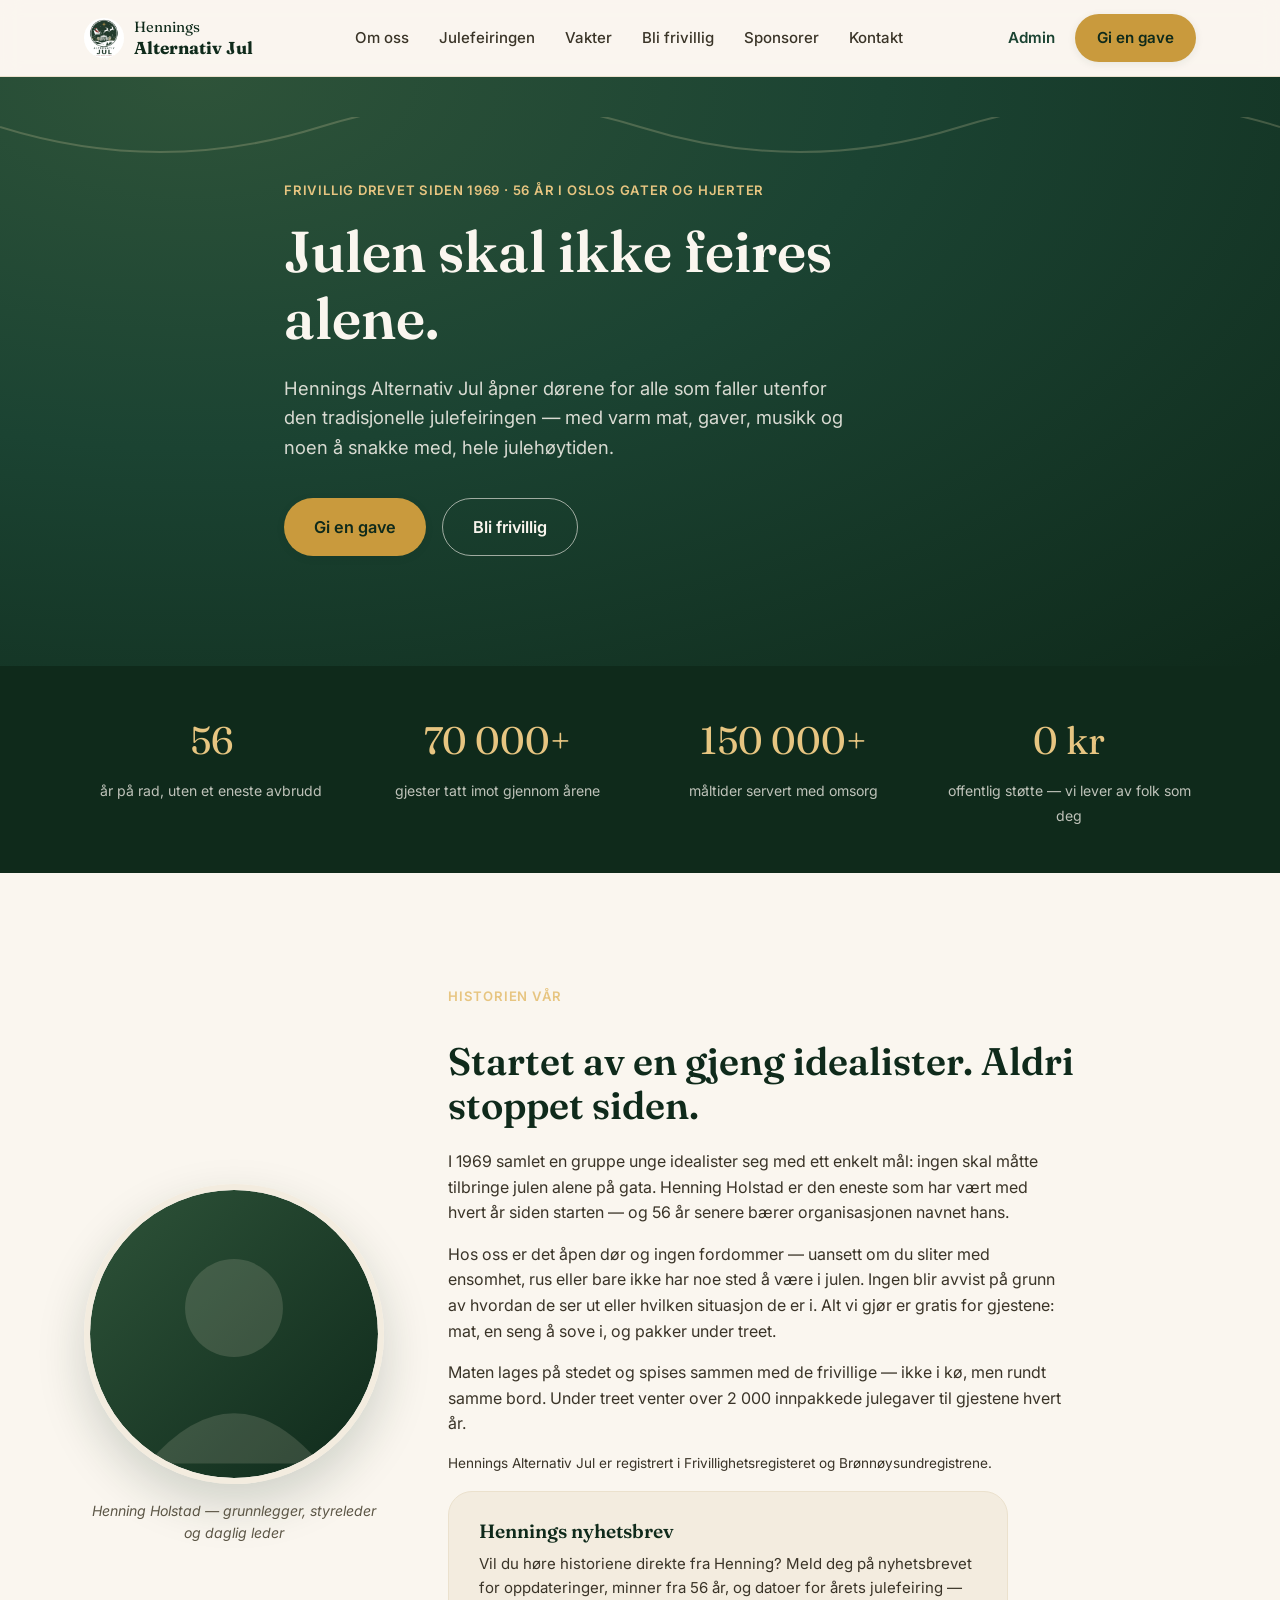
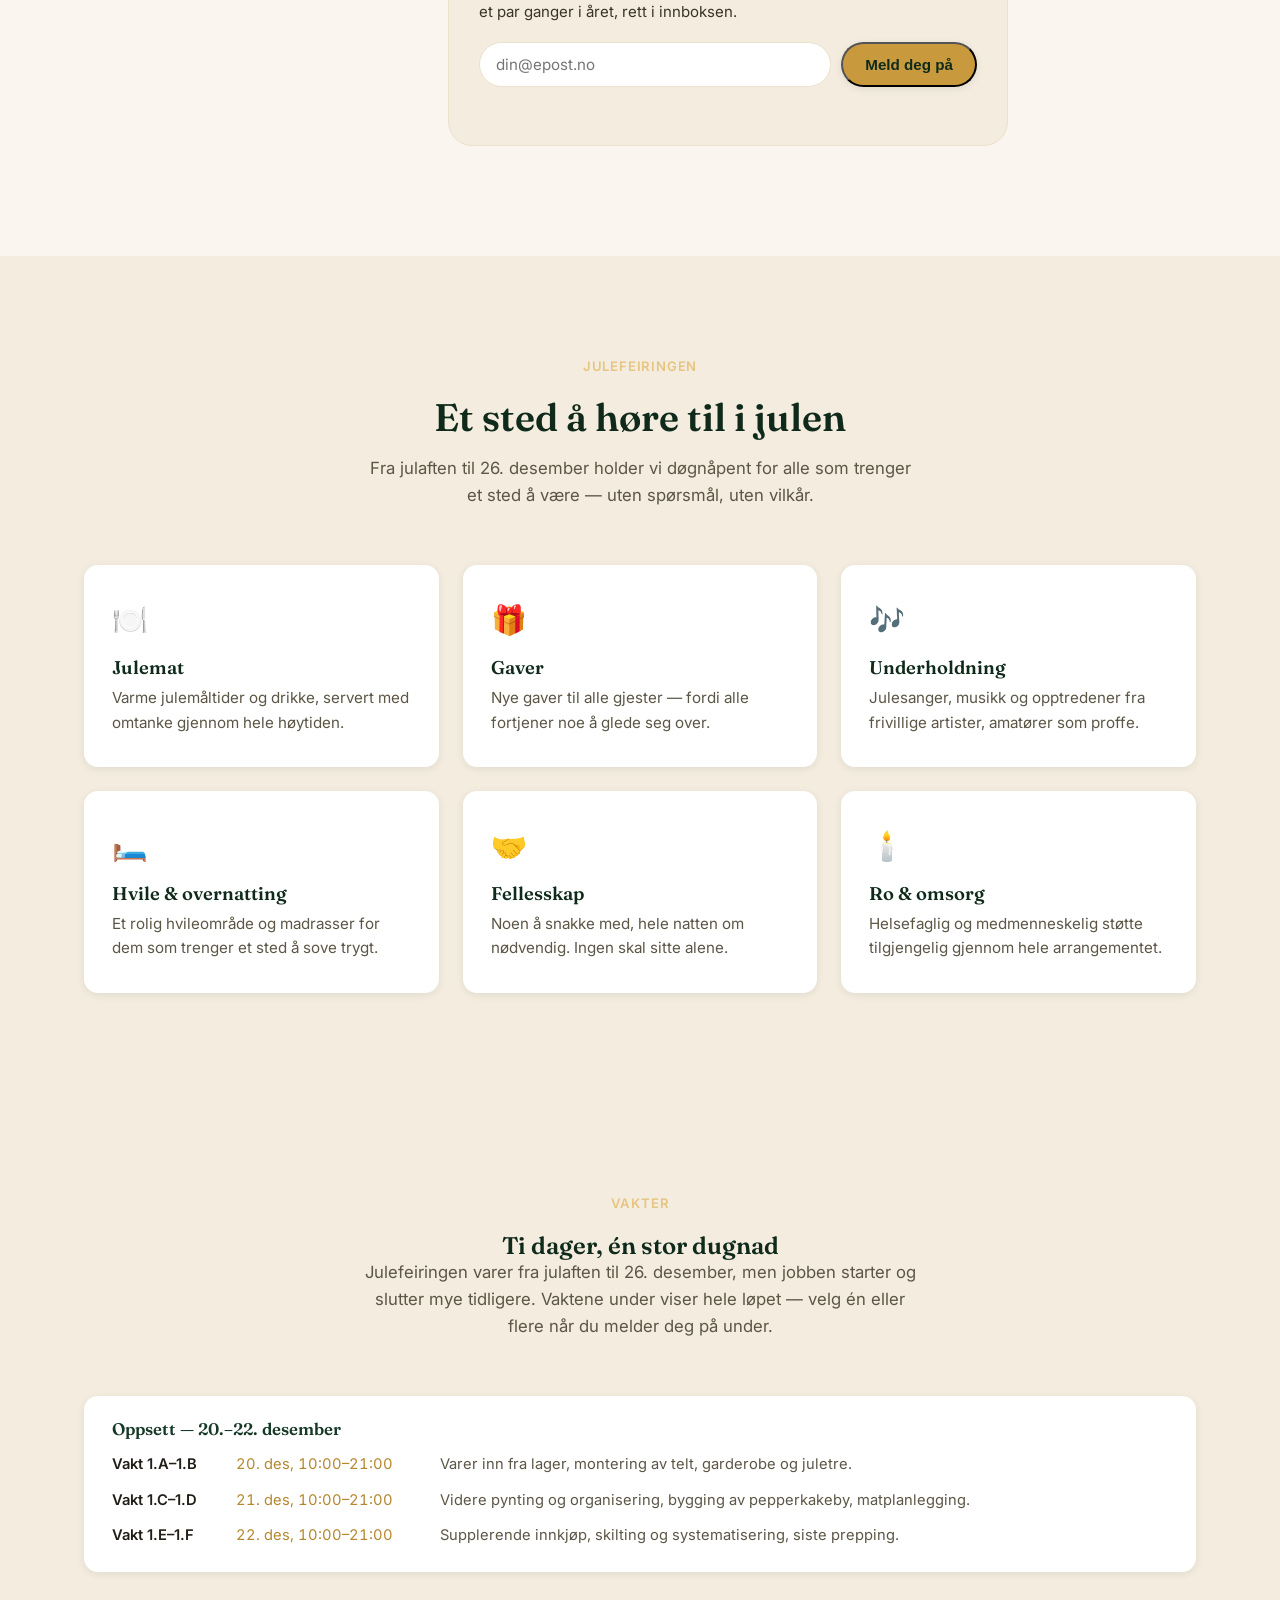
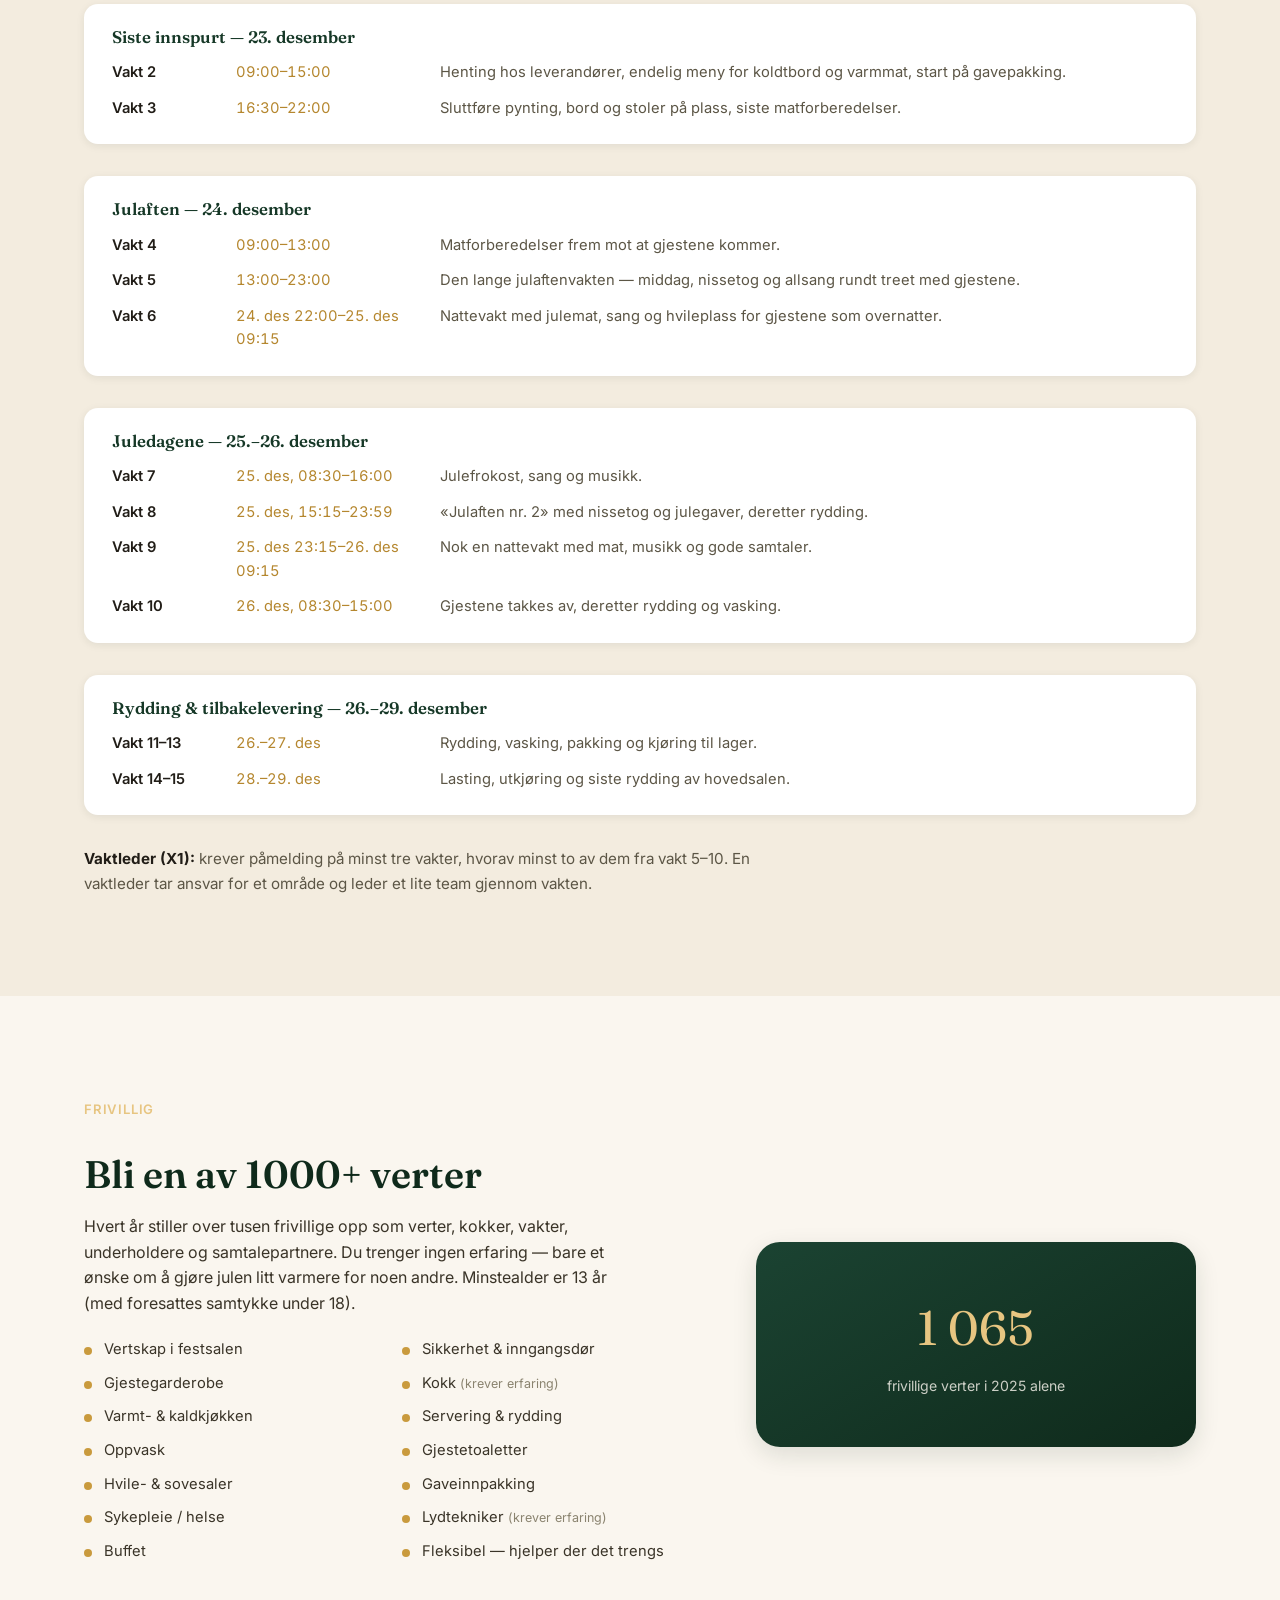
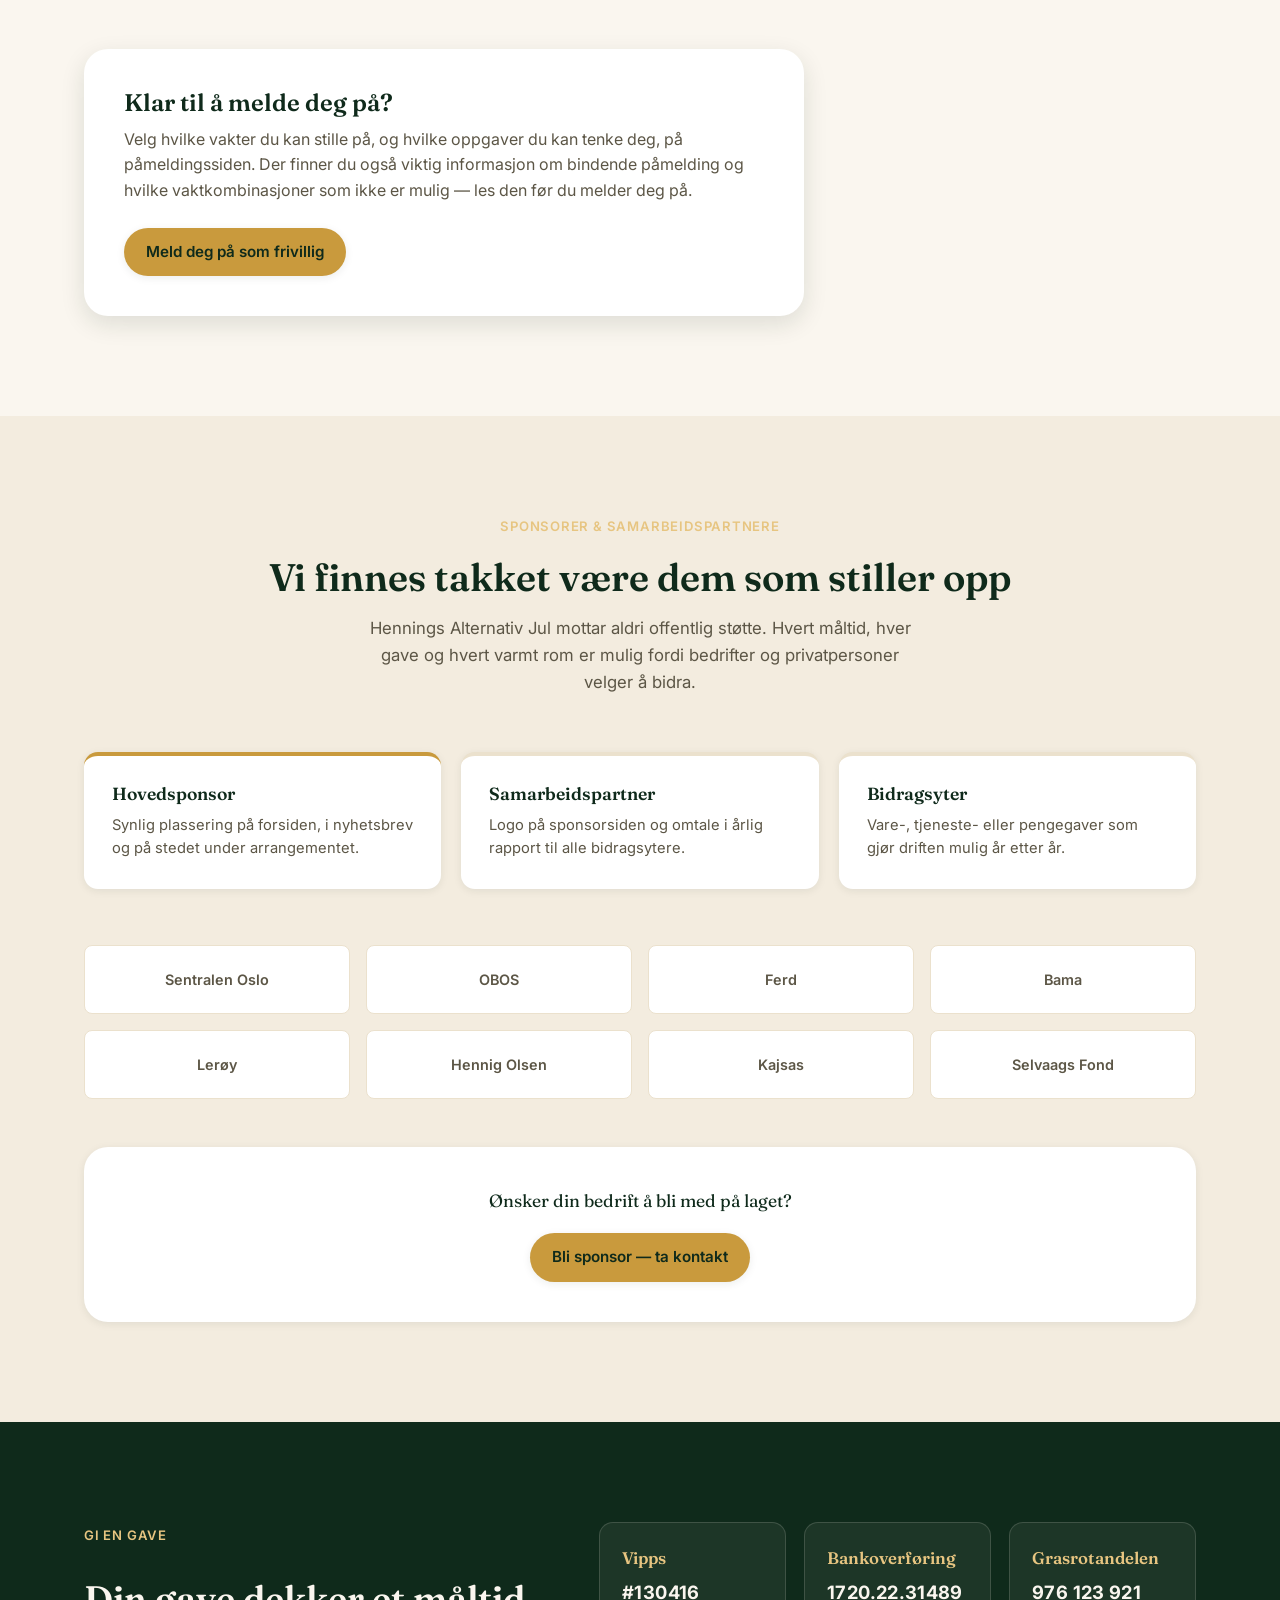
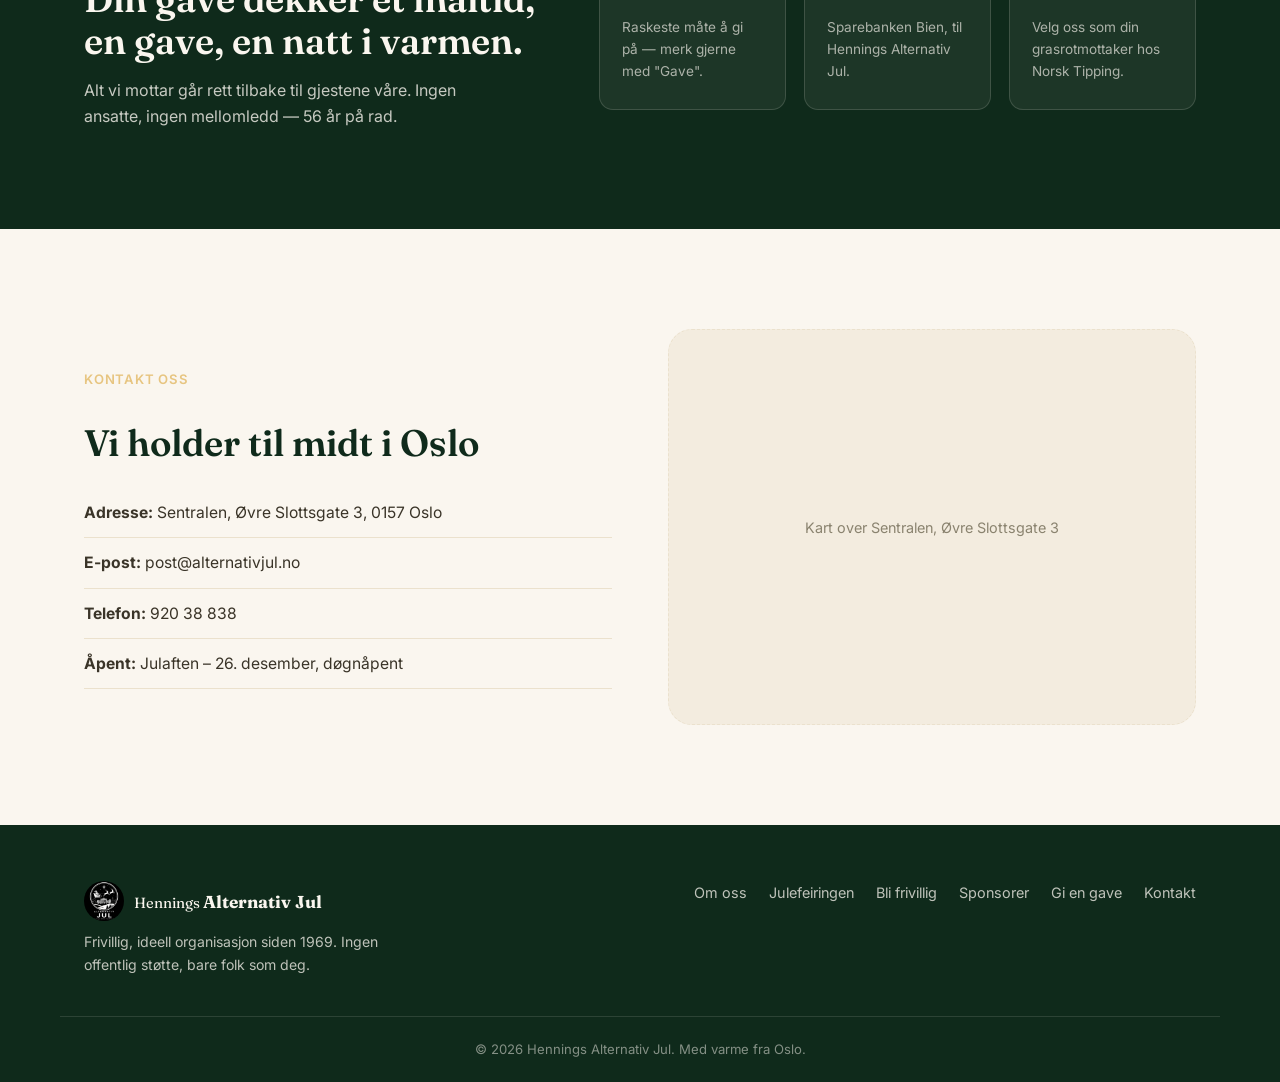
<file: index.html>
<!DOCTYPE html>
<html lang="no">
<head>
<meta charset="UTF-8">
<meta name="viewport" content="width=device-width, initial-scale=1.0">
<title>Hennings Alternativ Jul – Julefeiring for alle</title>
<meta name="description" content="Hennings Alternativ Jul er en frivillig, ideell organisasjon som i over 56 år har gitt varme, mat og fellesskap til mennesker som ellers ville tilbrakt julen alene i Oslo.">
<link rel="preconnect" href="https://fonts.googleapis.com">
<link rel="preconnect" href="https://fonts.gstatic.com" crossorigin>
<link href="https://fonts.googleapis.com/css2?family=Fraunces:opsz,wght@9..144,400;9..144,500;9..144,600;9..144,700&family=Inter:wght@400;500;600;700&display=swap" rel="stylesheet">
<link rel="stylesheet" href="css/styles.css">
<link rel="icon" type="image/png" sizes="32x32" href="images/favicon-32.png">
<link rel="icon" type="image/png" sizes="16x16" href="images/favicon-16.png">
<link rel="apple-touch-icon" sizes="180x180" href="images/apple-touch-icon.png">
</head>
<body>

<a class="skip-link" href="#main">Hopp til innhold</a>

<header class="site-header" id="site-header">
  <div class="container header-inner">
    <a href="#top" class="logo">
      <img src="images/logo.png" alt="Alternativ Jul" class="logo-mark">
      <span class="logo-text">Hennings<br><strong>Alternativ Jul</strong></span>
    </a>

    <nav class="main-nav" id="main-nav" aria-label="Hovedmeny">
      <ul>
        <li><a href="#om">Om oss</a></li>
        <li><a href="#tilbud">Julefeiringen</a></li>
        <li><a href="#vakter">Vakter</a></li>
        <li><a href="#frivillig">Bli frivillig</a></li>
        <li><a href="#sponsorer">Sponsorer</a></li>
        <li><a href="#kontakt">Kontakt</a></li>
      </ul>
    </nav>

    <div class="header-actions">
      <a href="#" id="admin-link" class="btn btn-text">Admin</a>
      <a href="#gi" class="btn btn-primary">Gi en gave</a>
      <button class="nav-toggle" id="nav-toggle" aria-expanded="false" aria-controls="main-nav" aria-label="Åpne meny">
        <span></span><span></span><span></span>
      </button>
    </div>
  </div>
</header>

<main id="main">

  <!-- HERO -->
  <section class="hero" id="top">
    <div class="hero-bg" aria-hidden="true">
      <svg class="hero-lights" viewBox="0 0 1200 60" preserveAspectRatio="none" aria-hidden="true">
        <path d="M0 10 Q 150 60 300 10 T 600 10 T 900 10 T 1200 10" stroke="rgba(250,230,180,0.35)" stroke-width="2" fill="none"/>
      </svg>
    </div>
    <div class="container hero-inner">
      <p class="eyebrow">Frivillig drevet siden 1969 &middot; 56 år i Oslos gater og hjerter</p>
      <h1>Julen skal ikke feires alene.</h1>
      <p class="hero-lead">
        Hennings Alternativ Jul åpner dørene for alle som faller utenfor den tradisjonelle julefeiringen —
        med varm mat, gaver, musikk og noen å snakke med, hele julehøytiden.
      </p>
      <div class="hero-actions">
        <a href="#gi" class="btn btn-primary btn-lg">Gi en gave</a>
        <a href="#frivillig" class="btn btn-outline btn-lg">Bli frivillig</a>
      </div>
    </div>
  </section>

  <!-- IMPACT STATS -->
  <section class="stats" aria-label="Vår historie i tall">
    <div class="container stats-grid">
      <div class="stat">
        <span class="stat-number">56</span>
        <span class="stat-label">år på rad, uten et eneste avbrudd</span>
      </div>
      <div class="stat">
        <span class="stat-number">70 000+</span>
        <span class="stat-label">gjester tatt imot gjennom årene</span>
      </div>
      <div class="stat">
        <span class="stat-number">150 000+</span>
        <span class="stat-label">måltider servert med omsorg</span>
      </div>
      <div class="stat">
        <span class="stat-number">0 kr</span>
        <span class="stat-label">offentlig støtte — vi lever av folk som deg</span>
      </div>
    </div>
  </section>

  <!-- OM OSS / FOUNDER STORY -->
  <section class="about" id="om">
    <div class="container about-grid">
      <div class="about-portrait" aria-hidden="true">
        <div class="portrait-frame">
          <svg viewBox="0 0 200 200" xmlns="http://www.w3.org/2000/svg">
            <circle cx="100" cy="100" r="100" fill="url(#portraitGrad)"/>
            <defs>
              <linearGradient id="portraitGrad" x1="0" y1="0" x2="1" y2="1">
                <stop offset="0" stop-color="#2e5339"/>
                <stop offset="1" stop-color="#0f2a1b"/>
              </linearGradient>
            </defs>
            <circle cx="100" cy="82" r="34" fill="rgba(250,240,220,0.14)"/>
            <path d="M40 190 Q100 120 160 190 Z" fill="rgba(250,240,220,0.14)"/>
          </svg>
        </div>
        <p class="portrait-caption">Henning Holstad — grunnlegger, styreleder og daglig leder</p>
      </div>
      <div class="about-copy">
        <span class="eyebrow">Historien vår</span>
        <h2>Startet av en gjeng idealister. Aldri stoppet siden.</h2>
        <p>
          I 1969 samlet en gruppe unge idealister seg med ett enkelt mål: ingen skal måtte tilbringe julen
          alene på gata. Henning Holstad er den eneste som har vært med hvert år siden starten — og 56 år
          senere bærer organisasjonen navnet hans.
        </p>
        <p>
          Hos oss er det åpen dør og ingen fordommer — uansett om du sliter med ensomhet, rus eller bare ikke
          har noe sted å være i julen. Ingen blir avvist på grunn av hvordan de ser ut eller hvilken situasjon
          de er i. Alt vi gjør er gratis for gjestene: mat, en seng å sove i, og pakker under treet.
        </p>
        <p>
          Maten lages på stedet og spises sammen med de frivillige — ikke i kø, men rundt samme bord. Under
          treet venter over 2 000 innpakkede julegaver til gjestene hvert år.
        </p>
        <p class="about-registration">
          Hennings Alternativ Jul er registrert i Frivillighetsregisteret og Brønnøysundregistrene.
        </p>

        <div class="newsletter">
          <h3>Hennings nyhetsbrev</h3>
          <p>Vil du høre historiene direkte fra Henning? Meld deg på nyhetsbrevet for oppdateringer, minner fra 56 år, og datoer for årets julefeiring — et par ganger i året, rett i innboksen.</p>
          <form class="newsletter-form" id="newsletter-form">
            <label class="sr-only" for="newsletter-email">E-postadresse</label>
            <input type="email" id="newsletter-email" name="email" placeholder="din@epost.no" required autocomplete="email">
            <button type="submit" class="btn btn-primary">Meld deg på</button>
          </form>
          <p class="newsletter-status" id="newsletter-status" role="status" aria-live="polite"></p>
        </div>
      </div>
    </div>
  </section>

  <!-- WHAT WE OFFER -->
  <section class="offer" id="tilbud">
    <div class="container">
      <span class="eyebrow center">Julefeiringen</span>
      <h2 class="center">Et sted å høre til i julen</h2>
      <p class="section-lead center">
        Fra julaften til 26. desember holder vi døgnåpent for alle som trenger et sted å være —
        uten spørsmål, uten vilkår.
      </p>

      <div class="offer-grid">
        <article class="offer-card">
          <div class="offer-icon" aria-hidden="true">🍽️</div>
          <h3>Julemat</h3>
          <p>Varme julemåltider og drikke, servert med omtanke gjennom hele høytiden.</p>
        </article>
        <article class="offer-card">
          <div class="offer-icon" aria-hidden="true">🎁</div>
          <h3>Gaver</h3>
          <p>Nye gaver til alle gjester — fordi alle fortjener noe å glede seg over.</p>
        </article>
        <article class="offer-card">
          <div class="offer-icon" aria-hidden="true">🎶</div>
          <h3>Underholdning</h3>
          <p>Julesanger, musikk og opptredener fra frivillige artister, amatører som proffe.</p>
        </article>
        <article class="offer-card">
          <div class="offer-icon" aria-hidden="true">🛏️</div>
          <h3>Hvile &amp; overnatting</h3>
          <p>Et rolig hvileområde og madrasser for dem som trenger et sted å sove trygt.</p>
        </article>
        <article class="offer-card">
          <div class="offer-icon" aria-hidden="true">🤝</div>
          <h3>Fellesskap</h3>
          <p>Noen å snakke med, hele natten om nødvendig. Ingen skal sitte alene.</p>
        </article>
        <article class="offer-card">
          <div class="offer-icon" aria-hidden="true">🕯️</div>
          <h3>Ro &amp; omsorg</h3>
          <p>Helsefaglig og medmenneskelig støtte tilgjengelig gjennom hele arrangementet.</p>
        </article>
      </div>
    </div>
  </section>

  <!-- SHIFTS -->
  <section class="vakter" id="vakter">
    <div class="container">
      <span class="eyebrow center">Vakter</span>
      <h2 class="center">Ti dager, én stor dugnad</h2>
      <p class="section-lead center">
        Julefeiringen varer fra julaften til 26. desember, men jobben starter og slutter mye tidligere.
        Vaktene under viser hele løpet — velg én eller flere når du melder deg på under.
      </p>

      <div class="vakt-groups">
        <div class="vakt-group">
          <h3>Oppsett — 20.–22. desember</h3>
          <ul class="vakt-list">
            <li><span class="vakt-label">Vakt 1.A–1.B</span><span class="vakt-time">20. des, 10:00–21:00</span><span class="vakt-desc">Varer inn fra lager, montering av telt, garderobe og juletre.</span></li>
            <li><span class="vakt-label">Vakt 1.C–1.D</span><span class="vakt-time">21. des, 10:00–21:00</span><span class="vakt-desc">Videre pynting og organisering, bygging av pepperkakeby, matplanlegging.</span></li>
            <li><span class="vakt-label">Vakt 1.E–1.F</span><span class="vakt-time">22. des, 10:00–21:00</span><span class="vakt-desc">Supplerende innkjøp, skilting og systematisering, siste prepping.</span></li>
          </ul>
        </div>

        <div class="vakt-group">
          <h3>Siste innspurt — 23. desember</h3>
          <ul class="vakt-list">
            <li><span class="vakt-label">Vakt 2</span><span class="vakt-time">09:00–15:00</span><span class="vakt-desc">Henting hos leverandører, endelig meny for koldtbord og varmmat, start på gavepakking.</span></li>
            <li><span class="vakt-label">Vakt 3</span><span class="vakt-time">16:30–22:00</span><span class="vakt-desc">Sluttføre pynting, bord og stoler på plass, siste matforberedelser.</span></li>
          </ul>
        </div>

        <div class="vakt-group">
          <h3>Julaften — 24. desember</h3>
          <ul class="vakt-list">
            <li><span class="vakt-label">Vakt 4</span><span class="vakt-time">09:00–13:00</span><span class="vakt-desc">Matforberedelser frem mot at gjestene kommer.</span></li>
            <li><span class="vakt-label">Vakt 5</span><span class="vakt-time">13:00–23:00</span><span class="vakt-desc">Den lange julaftenvakten — middag, nissetog og allsang rundt treet med gjestene.</span></li>
            <li><span class="vakt-label">Vakt 6</span><span class="vakt-time">24. des 22:00–25. des 09:15</span><span class="vakt-desc">Nattevakt med julemat, sang og hvileplass for gjestene som overnatter.</span></li>
          </ul>
        </div>

        <div class="vakt-group">
          <h3>Juledagene — 25.–26. desember</h3>
          <ul class="vakt-list">
            <li><span class="vakt-label">Vakt 7</span><span class="vakt-time">25. des, 08:30–16:00</span><span class="vakt-desc">Julefrokost, sang og musikk.</span></li>
            <li><span class="vakt-label">Vakt 8</span><span class="vakt-time">25. des, 15:15–23:59</span><span class="vakt-desc">«Julaften nr. 2» med nissetog og julegaver, deretter rydding.</span></li>
            <li><span class="vakt-label">Vakt 9</span><span class="vakt-time">25. des 23:15–26. des 09:15</span><span class="vakt-desc">Nok en nattevakt med mat, musikk og gode samtaler.</span></li>
            <li><span class="vakt-label">Vakt 10</span><span class="vakt-time">26. des, 08:30–15:00</span><span class="vakt-desc">Gjestene takkes av, deretter rydding og vasking.</span></li>
          </ul>
        </div>

        <div class="vakt-group">
          <h3>Rydding & tilbakelevering — 26.–29. desember</h3>
          <ul class="vakt-list">
            <li><span class="vakt-label">Vakt 11–13</span><span class="vakt-time">26.–27. des</span><span class="vakt-desc">Rydding, vasking, pakking og kjøring til lager.</span></li>
            <li><span class="vakt-label">Vakt 14–15</span><span class="vakt-time">28.–29. des</span><span class="vakt-desc">Lasting, utkjøring og siste rydding av hovedsalen.</span></li>
          </ul>
        </div>
      </div>

      <p class="vakt-note">
        <strong>Vaktleder (X1):</strong> krever påmelding på minst tre vakter, hvorav minst to av dem fra
        vakt 5–10. En vaktleder tar ansvar for et område og leder et lite team gjennom vakten.
      </p>
    </div>
  </section>

  <!-- VOLUNTEER -->
  <section class="volunteer" id="frivillig">
    <div class="container volunteer-inner">
      <div class="volunteer-copy">
        <span class="eyebrow">Frivillig</span>
        <h2>Bli en av 1000+ verter</h2>
        <p>
          Hvert år stiller over tusen frivillige opp som verter, kokker, vakter, underholdere og
          samtalepartnere. Du trenger ingen erfaring — bare et ønske om å gjøre julen litt varmere for
          noen andre. Minstealder er 13 år (med foresattes samtykke under 18).
        </p>
        <ul class="volunteer-roles">
          <li>Vertskap i festsalen</li>
          <li>Sikkerhet &amp; inngangsdør</li>
          <li>Gjestegarderobe</li>
          <li>Kokk <span class="role-note">(krever erfaring)</span></li>
          <li>Varmt- &amp; kaldkjøkken</li>
          <li>Servering &amp; rydding</li>
          <li>Oppvask</li>
          <li>Gjestetoaletter</li>
          <li>Hvile- &amp; sovesaler</li>
          <li>Gaveinnpakking</li>
          <li>Sykepleie / helse</li>
          <li>Lydtekniker <span class="role-note">(krever erfaring)</span></li>
          <li>Buffet</li>
          <li>Fleksibel — hjelper der det trengs</li>
        </ul>
      </div>
      <div class="volunteer-stat">
        <span class="stat-number big">1 065</span>
        <span class="stat-label">frivillige verter i 2025 alene</span>
      </div>
    </div>

    <div class="container">
      <div class="signup-card" id="signup-card">
        <h3>Klar til å melde deg på?</h3>
        <p class="signup-intro">
          Velg hvilke vakter du kan stille på, og hvilke oppgaver du kan tenke deg, på påmeldingssiden. Der
          finner du også viktig informasjon om bindende påmelding og hvilke vaktkombinasjoner som ikke er
          mulig — les den før du melder deg på.
        </p>
        <a href="pamelding.html" class="btn btn-primary">Meld deg på som frivillig</a>
      </div>
    </div>
  </section>

  <!-- SPONSORS -->
  <section class="sponsors" id="sponsorer">
    <div class="container">
      <span class="eyebrow center">Sponsorer &amp; samarbeidspartnere</span>
      <h2 class="center">Vi finnes takket være dem som stiller opp</h2>
      <p class="section-lead center">
        Hennings Alternativ Jul mottar aldri offentlig støtte. Hvert måltid, hver gave og hvert varmt rom
        er mulig fordi bedrifter og privatpersoner velger å bidra.
      </p>

      <div class="sponsor-tiers">
        <div class="tier-card tier-hovedsponsor">
          <h3>Hovedsponsor</h3>
          <p>Synlig plassering på forsiden, i nyhetsbrev og på stedet under arrangementet.</p>
        </div>
        <div class="tier-card">
          <h3>Samarbeidspartner</h3>
          <p>Logo på sponsorsiden og omtale i årlig rapport til alle bidragsytere.</p>
        </div>
        <div class="tier-card">
          <h3>Bidragsyter</h3>
          <p>Vare-, tjeneste- eller pengegaver som gjør driften mulig år etter år.</p>
        </div>
      </div>

      <div class="sponsor-logos" aria-label="Våre nåværende sponsorer">
        <div class="sponsor-slot">Sentralen Oslo</div>
        <div class="sponsor-slot">OBOS</div>
        <div class="sponsor-slot">Ferd</div>
        <div class="sponsor-slot">Bama</div>
        <div class="sponsor-slot">Lerøy</div>
        <div class="sponsor-slot">Hennig Olsen</div>
        <div class="sponsor-slot">Kajsas</div>
        <div class="sponsor-slot">Selvaags Fond</div>
      </div>

      <div class="sponsor-cta">
        <p>Ønsker din bedrift å bli med på laget?</p>
        <a href="mailto:post@alternativjul.no" class="btn btn-primary">Bli sponsor — ta kontakt</a>
      </div>
    </div>
  </section>

  <!-- DONATE -->
  <section class="donate" id="gi">
    <div class="container donate-grid">
      <div class="donate-copy">
        <span class="eyebrow">Gi en gave</span>
        <h2>Din gave dekker et måltid, en gave, en natt i varmen.</h2>
        <p>Alt vi mottar går rett tilbake til gjestene våre. Ingen ansatte, ingen mellomledd — 56 år på rad.</p>
      </div>
      <div class="donate-cards">
        <div class="donate-card">
          <h3>Vipps</h3>
          <p class="donate-value">#130416</p>
          <p>Raskeste måte å gi på — merk gjerne med "Gave".</p>
        </div>
        <div class="donate-card">
          <h3>Bankoverføring</h3>
          <p class="donate-value">1720.22.31489</p>
          <p>Sparebanken Bien, til Hennings Alternativ Jul.</p>
        </div>
        <div class="donate-card">
          <h3>Grasrotandelen</h3>
          <p class="donate-value">976 123 921</p>
          <p>Velg oss som din grasrotmottaker hos Norsk Tipping.</p>
        </div>
      </div>
    </div>
  </section>

  <!-- CONTACT -->
  <section class="contact" id="kontakt">
    <div class="container contact-grid">
      <div>
        <span class="eyebrow">Kontakt oss</span>
        <h2>Vi holder til midt i Oslo</h2>
        <ul class="contact-list">
          <li><strong>Adresse:</strong> Sentralen, Øvre Slottsgate 3, 0157 Oslo</li>
          <li><strong>E-post:</strong> <a href="mailto:post@alternativjul.no">post@alternativjul.no</a></li>
          <li><strong>Telefon:</strong> <a href="tel:+4792038838">920 38 838</a></li>
          <li><strong>Åpent:</strong> Julaften – 26. desember, døgnåpent</li>
        </ul>
      </div>
      <div class="contact-map" aria-hidden="true">
        <div class="map-placeholder">Kart over Sentralen, Øvre Slottsgate 3</div>
      </div>
    </div>
  </section>

</main>

<footer class="site-footer">
  <div class="container footer-inner">
    <div class="footer-brand">
      <div class="footer-logo">
        <img src="images/logo-white.png" alt="Alternativ Jul" class="logo-mark">
        <span class="logo-text">Hennings <strong>Alternativ Jul</strong></span>
      </div>
      <p>Frivillig, ideell organisasjon siden 1969. Ingen offentlig støtte, bare folk som deg.</p>
    </div>
    <nav class="footer-nav" aria-label="Bunntekstmeny">
      <a href="#om">Om oss</a>
      <a href="#tilbud">Julefeiringen</a>
      <a href="#frivillig">Bli frivillig</a>
      <a href="#sponsorer">Sponsorer</a>
      <a href="#gi">Gi en gave</a>
      <a href="#kontakt">Kontakt</a>
    </nav>
  </div>
  <div class="container footer-bottom">
    <p>&copy; <span id="year"></span> Hennings Alternativ Jul. Med varme fra Oslo.</p>
  </div>
</footer>

<script src="js/config.js"></script>
<script src="js/main.js"></script>
</body>
</html>
</file>
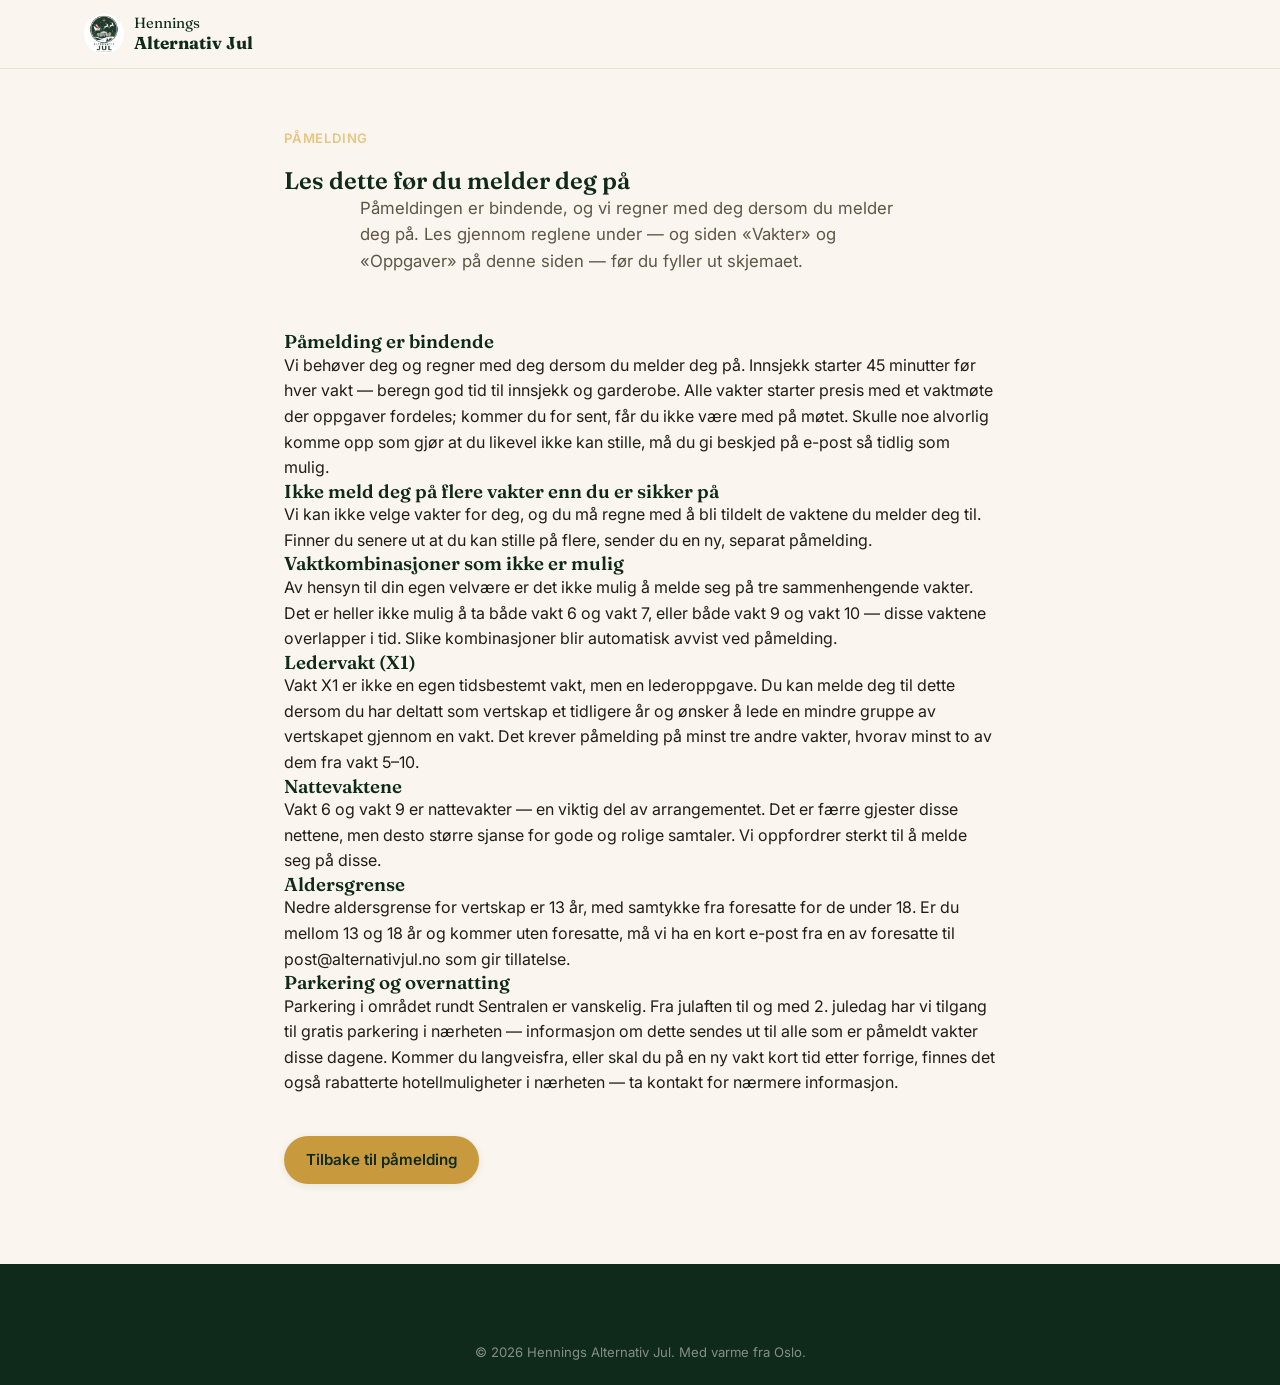
<file: informasjon-pamelding.html>
<!DOCTYPE html>
<html lang="no">
<head>
<meta charset="UTF-8">
<meta name="viewport" content="width=device-width, initial-scale=1.0">
<title>Viktig informasjon om påmelding – Hennings Alternativ Jul</title>
<meta name="description" content="Les dette før du melder deg på som frivillig vertskap hos Hennings Alternativ Jul: regler for vaktkombinasjoner, ledervakt (X1), parkering og mer.">
<link rel="preconnect" href="https://fonts.googleapis.com">
<link rel="preconnect" href="https://fonts.gstatic.com" crossorigin>
<link href="https://fonts.googleapis.com/css2?family=Fraunces:opsz,wght@9..144,400;9..144,500;9..144,600;9..144,700&family=Inter:wght@400;500;600;700&display=swap" rel="stylesheet">
<link rel="stylesheet" href="css/styles.css">
<link rel="icon" type="image/png" sizes="32x32" href="images/favicon-32.png">
<link rel="icon" type="image/png" sizes="16x16" href="images/favicon-16.png">
<link rel="apple-touch-icon" sizes="180x180" href="images/apple-touch-icon.png">
</head>
<body>

<header class="site-header">
  <div class="container header-inner">
    <a href="index.html" class="logo">
      <img src="images/logo.png" alt="Alternativ Jul" class="logo-mark">
      <span class="logo-text">Hennings<br><strong>Alternativ Jul</strong></span>
    </a>
  </div>
</header>

<main id="main">
  <div class="container" style="max-width: 760px; margin-top: 56px; margin-bottom: 80px;">
    <span class="eyebrow">Påmelding</span>
    <h2>Les dette før du melder deg på</h2>
    <p class="section-lead">
      Påmeldingen er bindende, og vi regner med deg dersom du melder deg på. Les gjennom reglene under —
      og siden «Vakter» og «Oppgaver» på denne siden — før du fyller ut skjemaet.
    </p>

    <h3>Påmelding er bindende</h3>
    <p>
      Vi behøver deg og regner med deg dersom du melder deg på. Innsjekk starter 45 minutter før hver vakt —
      beregn god tid til innsjekk og garderobe. Alle vakter starter presis med et vaktmøte der oppgaver
      fordeles; kommer du for sent, får du ikke være med på møtet. Skulle noe alvorlig komme opp som gjør at
      du likevel ikke kan stille, må du gi beskjed på e-post så tidlig som mulig.
    </p>

    <h3>Ikke meld deg på flere vakter enn du er sikker på</h3>
    <p>
      Vi kan ikke velge vakter for deg, og du må regne med å bli tildelt de vaktene du melder deg til. Finner
      du senere ut at du kan stille på flere, sender du en ny, separat påmelding.
    </p>

    <h3>Vaktkombinasjoner som ikke er mulig</h3>
    <p>
      Av hensyn til din egen velvære er det ikke mulig å melde seg på tre sammenhengende vakter. Det er heller
      ikke mulig å ta både vakt 6 og vakt 7, eller både vakt 9 og vakt 10 — disse vaktene overlapper i tid.
      Slike kombinasjoner blir automatisk avvist ved påmelding.
    </p>

    <h3>Ledervakt (X1)</h3>
    <p>
      Vakt X1 er ikke en egen tidsbestemt vakt, men en lederoppgave. Du kan melde deg til dette dersom du har
      deltatt som vertskap et tidligere år og ønsker å lede en mindre gruppe av vertskapet gjennom en vakt.
      Det krever påmelding på minst tre andre vakter, hvorav minst to av dem fra vakt 5–10.
    </p>

    <h3>Nattevaktene</h3>
    <p>
      Vakt 6 og vakt 9 er nattevakter — en viktig del av arrangementet. Det er færre gjester disse nettene,
      men desto større sjanse for gode og rolige samtaler. Vi oppfordrer sterkt til å melde seg på disse.
    </p>

    <h3>Aldersgrense</h3>
    <p>
      Nedre aldersgrense for vertskap er 13 år, med samtykke fra foresatte for de under 18. Er du mellom 13 og
      18 år og kommer uten foresatte, må vi ha en kort e-post fra en av foresatte til
      <a href="mailto:post@alternativjul.no">post@alternativjul.no</a> som gir tillatelse.
    </p>

    <h3>Parkering og overnatting</h3>
    <p>
      Parkering i området rundt Sentralen er vanskelig. Fra julaften til og med 2. juledag har vi tilgang til
      gratis parkering i nærheten — informasjon om dette sendes ut til alle som er påmeldt vakter disse
      dagene. Kommer du langveisfra, eller skal du på en ny vakt kort tid etter forrige, finnes det også
      rabatterte hotellmuligheter i nærheten — ta kontakt for nærmere informasjon.
    </p>

    <p style="margin-top: 40px;">
      <a href="index.html#frivillig" class="btn btn-primary">Tilbake til påmelding</a>
    </p>
  </div>
</main>

<footer class="site-footer">
  <div class="container footer-bottom">
    <p>&copy; <span id="year"></span> Hennings Alternativ Jul. Med varme fra Oslo.</p>
  </div>
</footer>

<script>document.getElementById('year').textContent = new Date().getFullYear();</script>
</body>
</html>
</file>
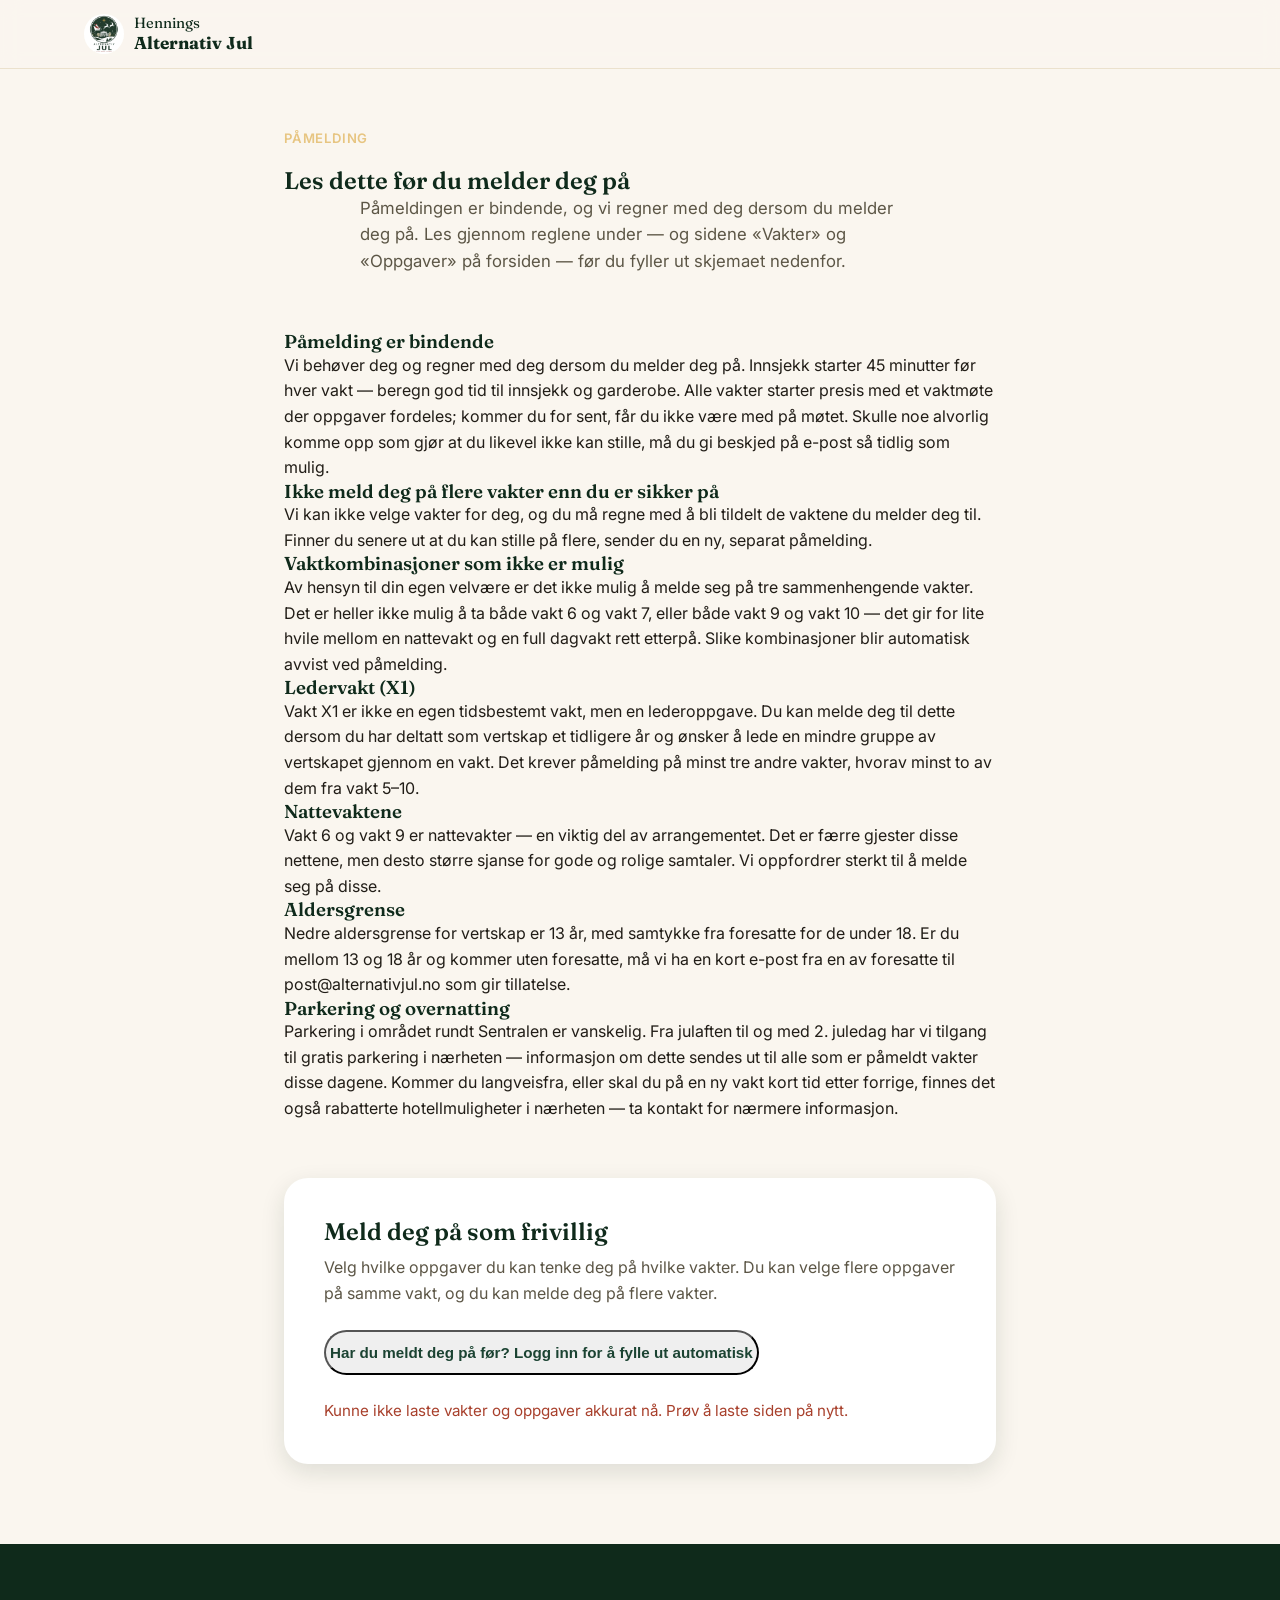
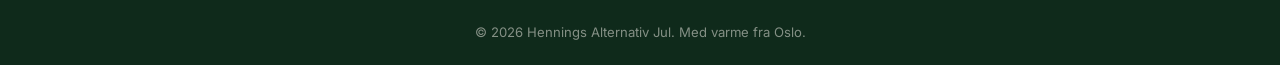
<file: pamelding.html>
<!DOCTYPE html>
<html lang="no">
<head>
<meta charset="UTF-8">
<meta name="viewport" content="width=device-width, initial-scale=1.0">
<title>Meld deg på som frivillig – Hennings Alternativ Jul</title>
<meta name="description" content="Meld deg på som frivillig vertskap hos Hennings Alternativ Jul. Les viktig informasjon om påmelding før du velger vakter og oppgaver.">
<link rel="preconnect" href="https://fonts.googleapis.com">
<link rel="preconnect" href="https://fonts.gstatic.com" crossorigin>
<link href="https://fonts.googleapis.com/css2?family=Fraunces:opsz,wght@9..144,400;9..144,500;9..144,600;9..144,700&family=Inter:wght@400;500;600;700&display=swap" rel="stylesheet">
<link rel="stylesheet" href="css/styles.css">
<link rel="icon" type="image/png" sizes="32x32" href="images/favicon-32.png">
<link rel="icon" type="image/png" sizes="16x16" href="images/favicon-16.png">
<link rel="apple-touch-icon" sizes="180x180" href="images/apple-touch-icon.png">
</head>
<body>

<header class="site-header">
  <div class="container header-inner">
    <a href="index.html" class="logo">
      <img src="images/logo.png" alt="Alternativ Jul" class="logo-mark">
      <span class="logo-text">Hennings<br><strong>Alternativ Jul</strong></span>
    </a>
  </div>
</header>

<main id="main">
  <div class="container" style="max-width: 760px; margin-top: 56px;">
    <span class="eyebrow">Påmelding</span>
    <h2>Les dette før du melder deg på</h2>
    <p class="section-lead">
      Påmeldingen er bindende, og vi regner med deg dersom du melder deg på. Les gjennom reglene under —
      og sidene «Vakter» og «Oppgaver» på forsiden — før du fyller ut skjemaet nedenfor.
    </p>

    <h3>Påmelding er bindende</h3>
    <p>
      Vi behøver deg og regner med deg dersom du melder deg på. Innsjekk starter 45 minutter før hver vakt —
      beregn god tid til innsjekk og garderobe. Alle vakter starter presis med et vaktmøte der oppgaver
      fordeles; kommer du for sent, får du ikke være med på møtet. Skulle noe alvorlig komme opp som gjør at
      du likevel ikke kan stille, må du gi beskjed på e-post så tidlig som mulig.
    </p>

    <h3>Ikke meld deg på flere vakter enn du er sikker på</h3>
    <p>
      Vi kan ikke velge vakter for deg, og du må regne med å bli tildelt de vaktene du melder deg til. Finner
      du senere ut at du kan stille på flere, sender du en ny, separat påmelding.
    </p>

    <h3>Vaktkombinasjoner som ikke er mulig</h3>
    <p>
      Av hensyn til din egen velvære er det ikke mulig å melde seg på tre sammenhengende vakter. Det er heller
      ikke mulig å ta både vakt 6 og vakt 7, eller både vakt 9 og vakt 10 — det gir for lite hvile mellom en
      nattevakt og en full dagvakt rett etterpå. Slike kombinasjoner blir automatisk avvist ved påmelding.
    </p>

    <h3>Ledervakt (X1)</h3>
    <p>
      Vakt X1 er ikke en egen tidsbestemt vakt, men en lederoppgave. Du kan melde deg til dette dersom du har
      deltatt som vertskap et tidligere år og ønsker å lede en mindre gruppe av vertskapet gjennom en vakt.
      Det krever påmelding på minst tre andre vakter, hvorav minst to av dem fra vakt 5–10.
    </p>

    <h3>Nattevaktene</h3>
    <p>
      Vakt 6 og vakt 9 er nattevakter — en viktig del av arrangementet. Det er færre gjester disse nettene,
      men desto større sjanse for gode og rolige samtaler. Vi oppfordrer sterkt til å melde seg på disse.
    </p>

    <h3>Aldersgrense</h3>
    <p>
      Nedre aldersgrense for vertskap er 13 år, med samtykke fra foresatte for de under 18. Er du mellom 13 og
      18 år og kommer uten foresatte, må vi ha en kort e-post fra en av foresatte til
      <a href="mailto:post@alternativjul.no">post@alternativjul.no</a> som gir tillatelse.
    </p>

    <h3>Parkering og overnatting</h3>
    <p>
      Parkering i området rundt Sentralen er vanskelig. Fra julaften til og med 2. juledag har vi tilgang til
      gratis parkering i nærheten — informasjon om dette sendes ut til alle som er påmeldt vakter disse
      dagene. Kommer du langveisfra, eller skal du på en ny vakt kort tid etter forrige, finnes det også
      rabatterte hotellmuligheter i nærheten — ta kontakt for nærmere informasjon.
    </p>
  </div>

  <div class="container" style="max-width: 760px; margin-bottom: 80px;">
    <div class="signup-card" id="signup-card">
      <h3>Meld deg på som frivillig</h3>
      <p class="signup-intro">Velg hvilke oppgaver du kan tenke deg på hvilke vakter. Du kan velge flere oppgaver på samme vakt, og du kan melde deg på flere vakter.</p>

      <div class="login-toggle" id="login-toggle-wrap">
        <button type="button" class="btn btn-text" id="login-toggle-btn">Har du meldt deg på før? Logg inn for å fylle ut automatisk</button>
        <div class="login-box" id="login-box" hidden>
          <div class="signup-fields">
            <div class="signup-field">
              <label class="signup-label" for="login-email">E-post</label>
              <input class="signup-input" type="email" id="login-email" autocomplete="email">
            </div>
            <div class="signup-field">
              <label class="signup-label" for="login-password">Passord</label>
              <input class="signup-input" type="password" id="login-password" autocomplete="current-password">
            </div>
          </div>
          <button type="button" class="btn btn-primary" id="login-submit">Logg inn</button>
          <p class="signup-status" id="login-status" role="status" aria-live="polite"></p>
        </div>
      </div>

      <div id="signup-loading" class="signup-loading">Laster vakter og oppgaver …</div>
      <p id="signup-error" class="signup-error" hidden></p>
      <p id="signup-closed" class="signup-closed" hidden></p>

      <form id="signup-form" hidden>
        <div id="signup-vakter" class="signup-vakt-groups"></div>

        <div class="signup-x1" id="signup-x1">
          <h4 class="signup-subheading">Vaktleder (X1)</h4>
          <label class="oppgave-option oppgave-option-disabled" id="x1-option">
            <input type="checkbox" id="signup-x1-checkbox" disabled>
            <div class="oppgave-option-body">
              <div class="oppgave-option-title">Jeg ønsker å være vaktleder (X1)</div>
              <div class="oppgave-option-meta">Krever påmelding på minst tre andre vakter, hvorav minst to fra vakt 5–10.</div>
              <div class="oppgave-option-reason" id="x1-reason">Velg minst tre vakter, hvorav to fra vakt 5–10.</div>
            </div>
          </label>
        </div>

        <h4 class="signup-subheading">Dine opplysninger</h4>
        <p class="signup-required-legend">* Påkrevd felt</p>
        <p class="signup-hint" id="signup-participation-years" hidden></p>
        <div class="signup-fields">
          <div class="signup-field">
            <label class="signup-label" for="signup-first-name">Fornavn *</label>
            <input class="signup-input" type="text" id="signup-first-name" required autocomplete="given-name">
          </div>
          <div class="signup-field">
            <label class="signup-label" for="signup-last-name">Etternavn *</label>
            <input class="signup-input" type="text" id="signup-last-name" required autocomplete="family-name">
          </div>
          <div class="signup-field">
            <label class="signup-label" for="signup-email">E-post *</label>
            <input class="signup-input" type="email" id="signup-email" required autocomplete="email">
            <span class="signup-hint">Vi bruker denne til å holde deg oppdatert om vakten din.</span>
          </div>
          <div class="signup-field">
            <label class="signup-label" for="signup-phone">Telefonnummer *</label>
            <input class="signup-input" type="tel" id="signup-phone" required autocomplete="tel">
          </div>
          <div class="signup-field">
            <label class="signup-label" for="signup-address">Adresse *</label>
            <input class="signup-input" type="text" id="signup-address" required autocomplete="street-address" placeholder="Gate, postnummer og sted">
          </div>
          <div class="signup-field">
            <label class="signup-label" for="signup-birthdate">Fødselsdato *</label>
            <input class="signup-input" type="date" id="signup-birthdate" required autocomplete="bday">
          </div>
          <div class="signup-field">
            <label class="signup-label" for="signup-qualifications">Kvalifikasjoner</label>
            <textarea class="signup-input signup-textarea" id="signup-qualifications" placeholder="Relevant erfaring, utdanning eller sertifiseringer (valgfritt)"></textarea>
          </div>
          <div class="signup-field">
            <label class="signup-label" for="signup-about">Fortell litt om deg selv</label>
            <textarea class="signup-input signup-textarea" id="signup-about" placeholder="Valgfritt"></textarea>
          </div>
        </div>

        <button type="submit" class="btn btn-primary" id="signup-submit">Meld deg på</button>
        <p class="signup-status" id="signup-status" role="status" aria-live="polite"></p>
      </form>
    </div>
  </div>
</main>

<footer class="site-footer">
  <div class="container footer-bottom">
    <p>&copy; <span id="year"></span> Hennings Alternativ Jul. Med varme fra Oslo.</p>
  </div>
</footer>

<script src="js/config.js"></script>
<script src="js/signup.js"></script>
<script>document.getElementById('year').textContent = new Date().getFullYear();</script>
</body>
</html>
</file>
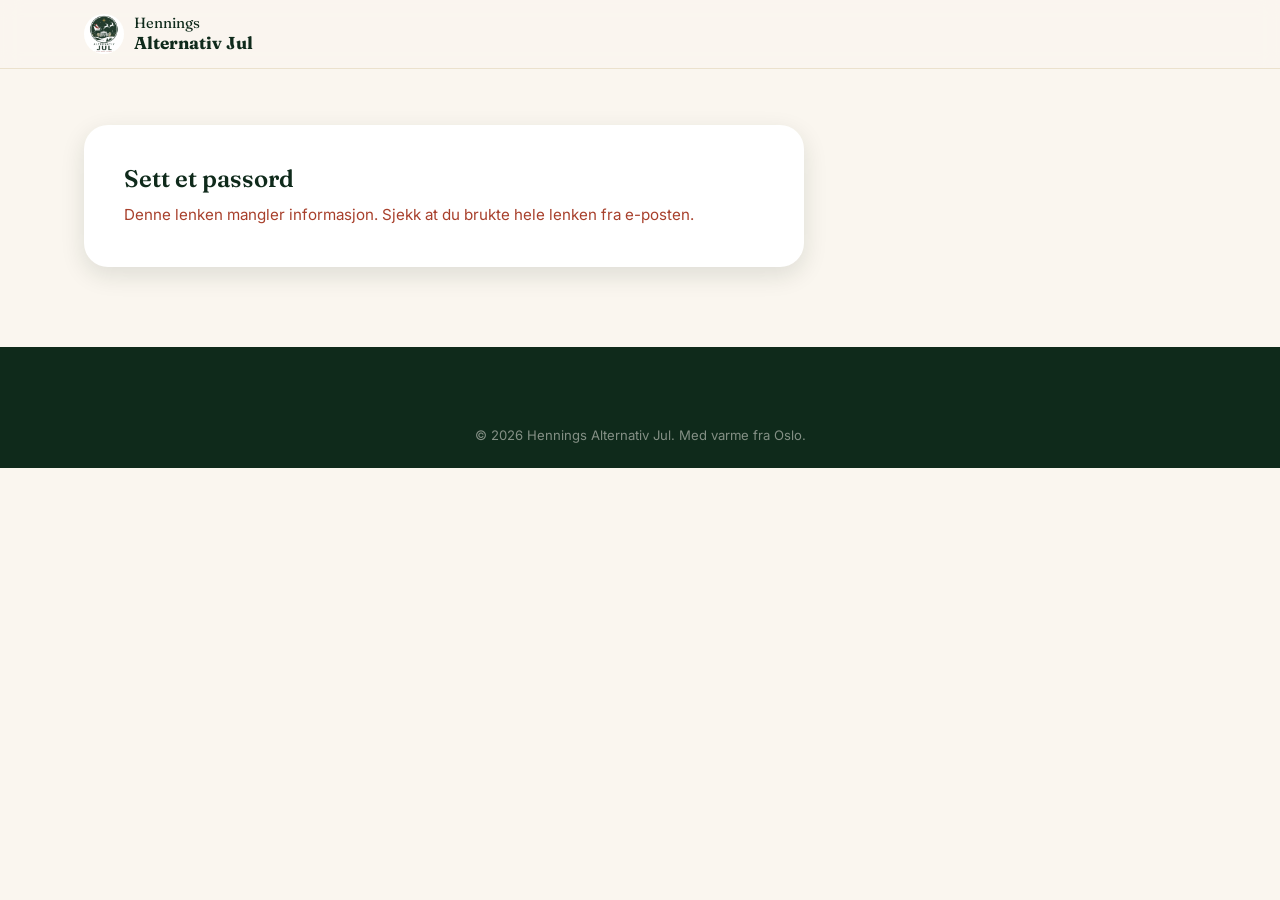
<file: set-password.html>
<!DOCTYPE html>
<html lang="no">
<head>
<meta charset="UTF-8">
<meta name="viewport" content="width=device-width, initial-scale=1.0">
<title>Sett passord – Hennings Alternativ Jul</title>
<meta name="robots" content="noindex">
<link rel="preconnect" href="https://fonts.googleapis.com">
<link rel="preconnect" href="https://fonts.gstatic.com" crossorigin>
<link href="https://fonts.googleapis.com/css2?family=Fraunces:opsz,wght@9..144,400;9..144,500;9..144,600;9..144,700&family=Inter:wght@400;500;600;700&display=swap" rel="stylesheet">
<link rel="stylesheet" href="css/styles.css">
<link rel="icon" type="image/png" sizes="32x32" href="images/favicon-32.png">
<link rel="icon" type="image/png" sizes="16x16" href="images/favicon-16.png">
<link rel="apple-touch-icon" sizes="180x180" href="images/apple-touch-icon.png">
</head>
<body>

<header class="site-header">
  <div class="container header-inner">
    <a href="index.html" class="logo">
      <img src="images/logo.png" alt="Alternativ Jul" class="logo-mark">
      <span class="logo-text">Hennings<br><strong>Alternativ Jul</strong></span>
    </a>
  </div>
</header>

<main id="main">
  <div class="container">
    <div class="signup-card" id="set-password-card" style="margin-top: 56px; margin-bottom: 80px;">
      <h3>Sett et passord</h3>
      <p class="signup-intro" id="set-password-intro">Laster …</p>

      <p id="set-password-error" class="signup-error" hidden></p>

      <a id="open-in-app" class="btn btn-text" style="display:none; margin-bottom: 12px;">Har du appen? Åpne den herfra</a>

      <form id="set-password-form" hidden>
        <div class="signup-fields">
          <div class="signup-field">
            <label class="signup-label" for="password">Nytt passord</label>
            <input class="signup-input" type="password" id="password" required autocomplete="new-password" minlength="8">
            <span class="signup-hint">Minst 8 tegn.</span>
          </div>
          <div class="signup-field">
            <label class="signup-label" for="password-confirm">Bekreft passord</label>
            <input class="signup-input" type="password" id="password-confirm" required autocomplete="new-password" minlength="8">
          </div>
        </div>
        <button type="submit" class="btn btn-primary" id="set-password-submit">Sett passord</button>
        <p class="signup-status" id="set-password-status" role="status" aria-live="polite"></p>
      </form>
    </div>
  </div>
</main>

<footer class="site-footer">
  <div class="container footer-bottom">
    <p>&copy; <span id="year"></span> Hennings Alternativ Jul. Med varme fra Oslo.</p>
  </div>
</footer>

<script src="js/config.js"></script>
<script src="js/set-password.js"></script>
<script>document.getElementById('year').textContent = new Date().getFullYear();</script>
</body>
</html>
</file>
<file: css/styles.css>
/* ========== Tokens ========== */
:root {
  --green-900: #0f2a1b;
  --green-800: #163827;
  --green-700: #1b4332;
  --green-500: #2e5339;
  --gold-600: #b5872f;
  --gold-500: #c99a3d;
  --gold-300: #e7c581;
  --cream-50: #faf6ef;
  --cream-100: #f3ecdf;
  --cream-200: #ebe1cd;
  --ink-900: #211d17;
  --ink-700: #3a3428;
  --ink-600: #5c5646;
  --ink-400: #8a836f;
  --red-600: #a8402c;
  --white: #ffffff;

  --font-display: "Fraunces", Georgia, serif;
  --font-body: "Inter", -apple-system, BlinkMacSystemFont, sans-serif;

  --radius-sm: 8px;
  --radius-md: 14px;
  --radius-lg: 24px;

  --shadow-sm: 0 2px 8px rgba(15, 42, 27, 0.08);
  --shadow-md: 0 8px 24px rgba(15, 42, 27, 0.12);
  --shadow-lg: 0 20px 48px rgba(15, 42, 27, 0.18);

  --container-w: 1160px;
}

/* ========== Reset ========== */
* { box-sizing: border-box; margin: 0; padding: 0; }

html { scroll-behavior: smooth; }

body {
  font-family: var(--font-body);
  color: var(--ink-900);
  background: var(--cream-50);
  line-height: 1.6;
  -webkit-font-smoothing: antialiased;
}

img { max-width: 100%; display: block; }
a { color: inherit; text-decoration: none; }
ul { list-style: none; }
h1, h2, h3 { font-family: var(--font-display); font-weight: 600; line-height: 1.15; color: var(--green-900); }

.container {
  max-width: var(--container-w);
  margin: 0 auto;
  padding: 0 24px;
}

.skip-link {
  position: absolute;
  left: -999px;
  top: 0;
  background: var(--green-900);
  color: var(--cream-50);
  padding: 12px 20px;
  z-index: 200;
  border-radius: 0 0 var(--radius-sm) 0;
}
.skip-link:focus { left: 0; }

/* ========== Buttons ========== */
.btn {
  display: inline-flex;
  align-items: center;
  gap: 8px;
  padding: 12px 22px;
  border-radius: 999px;
  font-weight: 600;
  font-size: 0.95rem;
  transition: transform 0.15s ease, box-shadow 0.15s ease, background 0.15s ease;
  white-space: nowrap;
}
.btn-primary {
  background: var(--gold-500);
  color: var(--green-900);
  box-shadow: var(--shadow-sm);
}
.btn-primary:hover { background: var(--gold-300); transform: translateY(-1px); box-shadow: var(--shadow-md); }
.btn-outline {
  border: 1.5px solid rgba(250, 246, 239, 0.6);
  color: var(--cream-50);
}
.btn-outline:hover { background: rgba(250, 246, 239, 0.12); }
.btn-text {
  color: var(--green-700);
  font-weight: 600;
  padding: 12px 4px;
}
.btn-text:hover { color: var(--gold-600); }
.btn-lg { padding: 15px 30px; font-size: 1.02rem; }

/* ========== Header ========== */
.site-header {
  position: sticky;
  top: 0;
  z-index: 100;
  background: rgba(250, 246, 239, 0.9);
  backdrop-filter: blur(10px);
  border-bottom: 1px solid var(--cream-200);
}
/* Offsets anchor-jump targets so the sticky header doesn't cover them */
section[id] {
  scroll-margin-top: 90px;
}
.header-inner {
  display: flex;
  align-items: center;
  justify-content: space-between;
  padding-top: 14px;
  padding-bottom: 14px;
}
.logo {
  display: flex;
  align-items: center;
  gap: 10px;
}
.logo-mark {
  width: 40px;
  height: 40px;
  border-radius: 50%;
  object-fit: cover;
  flex-shrink: 0;
}
.logo-text {
  font-family: var(--font-display);
  font-size: 0.92rem;
  line-height: 1.25;
  color: var(--green-900);
}
.logo-text strong { font-size: 1.08rem; }

.main-nav ul { display: flex; gap: 30px; }
.main-nav a {
  font-size: 0.94rem;
  font-weight: 500;
  color: var(--ink-700);
  position: relative;
  padding: 4px 0;
}
.main-nav a:hover { color: var(--green-700); }
.main-nav a::after {
  content: "";
  position: absolute;
  left: 0; bottom: -2px;
  width: 0; height: 2px;
  background: var(--gold-500);
  transition: width 0.2s ease;
}
.main-nav a:hover::after { width: 100%; }

.header-actions { display: flex; align-items: center; gap: 16px; }
.nav-toggle {
  display: none;
  flex-direction: column;
  gap: 5px;
  background: none;
  border: none;
  cursor: pointer;
  padding: 6px;
}
.nav-toggle span {
  width: 22px; height: 2px;
  background: var(--green-900);
  border-radius: 2px;
}

/* ========== Hero ========== */
.hero {
  position: relative;
  background: radial-gradient(120% 140% at 15% 0%, var(--green-500) 0%, var(--green-700) 45%, var(--green-900) 100%);
  color: var(--cream-50);
  padding: 100px 0 110px;
  overflow: hidden;
}
.hero-bg { position: absolute; inset: 0; opacity: 0.6; pointer-events: none; }
.hero-lights { position: absolute; top: 40px; left: 0; width: 100%; height: 60px; }
.hero-inner { position: relative; max-width: 760px; }
.eyebrow {
  display: inline-block;
  font-size: 0.82rem;
  font-weight: 600;
  letter-spacing: 0.06em;
  text-transform: uppercase;
  color: var(--gold-300);
  margin-bottom: 18px;
}
.eyebrow.center { display: block; text-align: center; }
.hero h1 {
  font-size: clamp(2.4rem, 5vw, 3.6rem);
  color: var(--cream-50);
  margin-bottom: 22px;
}
.hero-lead {
  font-size: 1.15rem;
  color: rgba(250, 246, 239, 0.85);
  max-width: 560px;
  margin-bottom: 36px;
}
.hero-actions { display: flex; gap: 16px; flex-wrap: wrap; }

/* ========== Stats ========== */
.stats {
  background: var(--green-900);
  padding: 44px 0;
}
.stats-grid {
  display: grid;
  grid-template-columns: repeat(4, 1fr);
  gap: 32px;
}
.stat { text-align: center; color: var(--cream-50); }
.stat-number {
  display: block;
  font-family: var(--font-display);
  font-size: clamp(1.8rem, 3vw, 2.4rem);
  color: var(--gold-300);
  margin-bottom: 6px;
}
.stat-label {
  font-size: 0.88rem;
  color: rgba(250, 246, 239, 0.75);
}

/* ========== About ========== */
.about { padding: 110px 0; }
.about-grid {
  display: grid;
  grid-template-columns: 300px 1fr;
  gap: 64px;
  align-items: center;
}
.portrait-frame {
  width: 100%;
  aspect-ratio: 1;
  border-radius: 50%;
  overflow: hidden;
  box-shadow: var(--shadow-lg);
  border: 6px solid var(--cream-100);
}
.portrait-caption {
  margin-top: 16px;
  text-align: center;
  font-size: 0.88rem;
  color: var(--ink-600);
  font-style: italic;
}
.about-copy h2 { font-size: clamp(1.8rem, 3vw, 2.4rem); margin: 14px 0 22px; }
.about-copy p { color: var(--ink-700); margin-bottom: 16px; max-width: 620px; }
.about-copy p:last-child { margin-bottom: 0; }
.about-registration { font-size: 0.85rem; color: var(--ink-400); }

.sr-only {
  position: absolute;
  width: 1px; height: 1px;
  padding: 0; margin: -1px;
  overflow: hidden;
  clip: rect(0, 0, 0, 0);
  white-space: nowrap;
  border: 0;
}

.newsletter {
  margin-top: 8px;
  padding: 28px 30px;
  background: var(--cream-100);
  border: 1px solid var(--cream-200);
  border-radius: var(--radius-lg);
  max-width: 560px;
}
.newsletter h3 {
  font-family: var(--font-display);
  font-size: 1.2rem;
  color: var(--green-900);
  margin-bottom: 10px;
}
.newsletter p { font-size: 0.94rem; margin-bottom: 18px; }
.newsletter-form {
  display: flex;
  gap: 10px;
  flex-wrap: wrap;
}
.newsletter-form input[type="email"] {
  flex: 1 1 220px;
  padding: 12px 16px;
  border-radius: 999px;
  border: 1.5px solid var(--cream-200);
  background: var(--white);
  font-family: var(--font-body);
  font-size: 0.95rem;
  color: var(--ink-900);
}
.newsletter-form input[type="email"]:focus {
  outline: none;
  border-color: var(--gold-500);
}
.newsletter-form .btn { flex-shrink: 0; }
.newsletter-status {
  margin: 12px 0 0;
  font-size: 0.88rem;
  color: var(--green-700);
  min-height: 1.2em;
}

/* ========== Offer ========== */
.offer { padding: 100px 0; background: var(--cream-100); }
.center { text-align: center; }
.offer h2 { font-size: clamp(1.8rem, 3vw, 2.4rem); margin: 14px auto 16px; }
.section-lead {
  color: var(--ink-600);
  max-width: 560px;
  margin: 0 auto 56px;
  font-size: 1.05rem;
}
.offer-grid {
  display: grid;
  grid-template-columns: repeat(3, 1fr);
  gap: 24px;
}
.offer-card {
  background: var(--white);
  padding: 32px 28px;
  border-radius: var(--radius-md);
  box-shadow: var(--shadow-sm);
  transition: transform 0.2s ease, box-shadow 0.2s ease;
}
.offer-card:hover { transform: translateY(-4px); box-shadow: var(--shadow-md); }
.offer-icon { font-size: 1.8rem; margin-bottom: 14px; }
.offer-card h3 { font-size: 1.15rem; margin-bottom: 8px; }
.offer-card p { color: var(--ink-600); font-size: 0.95rem; }

/* ========== Vakter (shift schedule) ========== */
.vakter { padding: 100px 0; background: var(--cream-100); }
.vakt-groups {
  display: grid;
  gap: 32px;
  margin-top: 8px;
}
.vakt-group {
  background: var(--white);
  border-radius: var(--radius-md);
  box-shadow: var(--shadow-sm);
  padding: 24px 28px;
}
.vakt-group h3 {
  font-size: 1.05rem;
  color: var(--green-800);
  margin-bottom: 14px;
}
.vakt-list { display: grid; gap: 12px; }
.vakt-list li {
  display: grid;
  grid-template-columns: 110px 190px 1fr;
  gap: 14px;
  align-items: baseline;
  font-size: 0.92rem;
}
.vakt-label { font-weight: 600; color: var(--ink-900); }
.vakt-time { color: var(--gold-600); font-variant-numeric: tabular-nums; }
.vakt-desc { color: var(--ink-600); }
.vakt-note {
  margin-top: 32px;
  color: var(--ink-600);
  font-size: 0.95rem;
  max-width: 720px;
}
.vakt-note strong { color: var(--ink-900); }

@media (max-width: 720px) {
  .vakt-list li {
    grid-template-columns: 1fr;
    gap: 2px;
  }
}

/* ========== Volunteer ========== */
.volunteer { padding: 100px 0; }
.volunteer-inner {
  display: grid;
  grid-template-columns: 1.4fr 1fr;
  gap: 56px;
  align-items: center;
}
.volunteer-copy h2 { font-size: clamp(1.8rem, 3vw, 2.4rem); margin: 14px 0 18px; }
.volunteer-copy p { color: var(--ink-700); max-width: 540px; margin-bottom: 22px; }
.volunteer-roles {
  display: grid;
  grid-template-columns: repeat(2, 1fr);
  gap: 10px 20px;
  margin-bottom: 30px;
}
.volunteer-roles li {
  font-size: 0.92rem;
  color: var(--ink-700);
  padding-left: 20px;
  position: relative;
}
.volunteer-roles li::before {
  content: "";
  position: absolute;
  left: 0; top: 9px;
  width: 8px; height: 8px;
  border-radius: 50%;
  background: var(--gold-500);
}
.role-note { color: var(--ink-400); font-size: 0.85em; }
.volunteer-stat {
  background: linear-gradient(150deg, var(--green-700), var(--green-900));
  color: var(--cream-50);
  border-radius: var(--radius-lg);
  padding: 48px 32px;
  text-align: center;
  box-shadow: var(--shadow-md);
}
.stat-number.big { font-size: 3rem; }
.volunteer-stat .stat-label { color: rgba(250,246,239,0.8); margin-top: 8px; }

.signup-card {
  margin-top: 56px;
  background: var(--white);
  border-radius: var(--radius-lg);
  padding: 40px;
  box-shadow: var(--shadow-md);
  max-width: 720px;
}
.signup-card h3 {
  font-family: var(--font-display);
  font-size: 1.5rem;
  color: var(--green-900);
  margin-bottom: 10px;
}
.signup-intro { color: var(--ink-600); margin-bottom: 24px; }
.signup-loading, .signup-empty { color: var(--ink-400); font-size: 0.95rem; }
.signup-error { color: var(--red-600); font-size: 0.95rem; }

.signup-closed {
  color: var(--ink-700);
  background: var(--cream-200);
  border-radius: var(--radius-sm);
  padding: 1rem 1.25rem;
  font-size: 0.95rem;
}

.signup-subheading {
  font-family: var(--font-display);
  font-size: 1.05rem;
  color: var(--green-900);
  margin: 28px 0 4px;
}
.signup-subhint { color: var(--ink-600); font-size: 0.88rem; margin-bottom: 14px; }

.signup-vakt-groups { display: grid; gap: 22px; margin-bottom: 8px; }
.signup-vakt-group-title {
  font-size: 0.85rem;
  font-weight: 700;
  text-transform: uppercase;
  letter-spacing: 0.03em;
  color: var(--gold-600);
  margin-bottom: 10px;
}
.signup-vakt-options { display: grid; gap: 16px; }

.signup-shift-group {
  border: 1.5px solid var(--cream-200);
  border-radius: var(--radius-md);
  padding: 14px 16px;
}
.signup-shift-header {
  display: flex;
  align-items: center;
  gap: 8px;
  flex-wrap: wrap;
  margin-bottom: 12px;
}
.signup-shift-title { font-weight: 700; color: var(--green-900); }
.signup-shift-meta { font-size: 0.88rem; color: var(--ink-600); }
.signup-shift-slots { display: grid; gap: 10px; }

.oppgave-option {
  display: flex;
  gap: 14px;
  align-items: flex-start;
  padding: 16px 18px;
  border: 1.5px solid var(--cream-200);
  border-radius: var(--radius-md);
  cursor: pointer;
  transition: border-color 0.15s ease, background 0.15s ease;
}
.oppgave-option:hover { border-color: var(--gold-500); background: var(--cream-50); }
.oppgave-option input[type="checkbox"] { margin-top: 3px; width: 18px; height: 18px; accent-color: var(--green-700); flex-shrink: 0; }
.oppgave-option-disabled { opacity: 0.55; cursor: not-allowed; }
.oppgave-option-disabled:hover { border-color: var(--cream-200); background: none; }
.oppgave-option-body { flex: 1; }
.oppgave-option-title {
  font-weight: 600;
  color: var(--green-900);
  display: flex;
  align-items: center;
  gap: 8px;
  flex-wrap: wrap;
}
.oppgave-option-meta { font-size: 0.88rem; color: var(--ink-600); margin-top: 4px; }
.oppgave-option-reason { font-size: 0.85rem; color: #b91c1c; margin-top: 4px; }
.badge-critical, .badge-full {
  font-size: 0.72rem;
  font-weight: 700;
  text-transform: uppercase;
  letter-spacing: 0.03em;
  padding: 3px 9px;
  border-radius: 999px;
}
.badge-critical { background: #fee2e2; color: #b91c1c; }
.badge-full { background: var(--cream-200); color: var(--ink-600); }

.oppgave-experience {
  margin-top: 12px;
  padding: 14px;
  background: var(--cream-50);
  border-radius: var(--radius-sm);
  border: 1px solid var(--cream-200);
}
.oppgave-experience-question { font-size: 0.88rem; font-weight: 600; color: var(--green-900); margin-bottom: 8px; }
.oppgave-experience-option { display: inline-flex; align-items: center; gap: 6px; margin-right: 18px; font-size: 0.9rem; color: var(--ink-700); }
.oppgave-experience-notes {
  display: block;
  width: 100%;
  margin-top: 10px;
  padding: 10px;
  border-radius: var(--radius-sm);
  border: 1px solid var(--cream-200);
  font-family: var(--font-body);
  font-size: 0.9rem;
  min-height: 60px;
  resize: vertical;
}

.signup-fields { display: grid; gap: 18px; margin-bottom: 24px; }
.signup-field { display: grid; gap: 6px; }
.signup-label { font-size: 0.9rem; font-weight: 600; color: var(--green-900); }
.signup-input {
  padding: 12px 14px;
  border-radius: var(--radius-sm);
  border: 1.5px solid var(--cream-200);
  font-family: var(--font-body);
  font-size: 1rem;
}
.signup-input:focus { outline: none; border-color: var(--gold-500); }
.signup-textarea { resize: vertical; min-height: 80px; font-family: var(--font-body); }
.signup-hint { font-size: 0.8rem; color: var(--ink-400); }
.signup-required-legend { font-size: 0.8rem; color: var(--ink-400); margin: -2px 0 14px; }
.signup-status { margin-top: 14px; font-size: 0.92rem; color: var(--green-700); font-weight: 500; }

.login-toggle { margin-bottom: 24px; }
.login-box {
  margin-top: 14px;
  padding: 18px;
  background: var(--cream-50);
  border: 1.5px solid var(--cream-200);
  border-radius: var(--radius-md);
}
.login-box .signup-fields { margin-bottom: 14px; }

.signup-x1 { margin-top: 8px; margin-bottom: 8px; }

/* ========== Sponsors ========== */
.sponsors { padding: 100px 0; background: var(--cream-100); }
.sponsors h2 { font-size: clamp(1.8rem, 3vw, 2.4rem); margin: 14px auto 16px; }

.sponsor-tiers {
  display: grid;
  grid-template-columns: repeat(3, 1fr);
  gap: 20px;
  margin-bottom: 56px;
}
.tier-card {
  background: var(--white);
  border-radius: var(--radius-md);
  padding: 28px;
  border-top: 4px solid var(--cream-200);
  box-shadow: var(--shadow-sm);
}
.tier-card.tier-hovedsponsor { border-top-color: var(--gold-500); }
.tier-card h3 { font-size: 1.1rem; margin-bottom: 10px; color: var(--green-900); }
.tier-card p { color: var(--ink-600); font-size: 0.92rem; }

.sponsor-logos {
  display: grid;
  grid-template-columns: repeat(4, 1fr);
  gap: 16px;
  margin-bottom: 48px;
}
.sponsor-slot {
  background: var(--white);
  border: 1px solid var(--cream-200);
  border-radius: var(--radius-sm);
  padding: 22px 12px;
  text-align: center;
  font-weight: 600;
  font-size: 0.9rem;
  color: var(--ink-600);
  transition: border-color 0.2s ease, color 0.2s ease;
}
.sponsor-slot:hover { border-color: var(--gold-500); color: var(--green-900); }

.sponsor-cta {
  text-align: center;
  background: var(--white);
  border-radius: var(--radius-lg);
  padding: 40px;
  box-shadow: var(--shadow-sm);
}
.sponsor-cta p { font-size: 1.1rem; margin-bottom: 18px; color: var(--green-900); font-family: var(--font-display); }

/* ========== Donate ========== */
.donate { padding: 100px 0; background: var(--green-900); color: var(--cream-50); }
.donate-grid { display: grid; grid-template-columns: 1fr 1.3fr; gap: 56px; align-items: start; }
.donate-copy h2 { color: var(--cream-50); font-size: clamp(1.8rem, 3vw, 2.3rem); margin: 14px 0 16px; }
.donate-copy p { color: rgba(250,246,239,0.78); max-width: 420px; }
.donate-cards { display: grid; grid-template-columns: repeat(3, 1fr); gap: 18px; }
.donate-card {
  background: rgba(250, 246, 239, 0.06);
  border: 1px solid rgba(250, 246, 239, 0.15);
  border-radius: var(--radius-md);
  padding: 26px 22px;
}
.donate-card h3 { color: var(--gold-300); font-family: var(--font-display); font-size: 1.05rem; margin-bottom: 10px; }
.donate-value { font-size: 1.15rem; font-weight: 700; letter-spacing: 0.02em; margin-bottom: 10px; color: var(--cream-50); }
.donate-card p:last-child { font-size: 0.85rem; color: rgba(250,246,239,0.65); }

/* ========== Contact ========== */
.contact { padding: 100px 0; }
.contact-grid { display: grid; grid-template-columns: 1fr 1fr; gap: 56px; align-items: center; }
.contact h2 { font-size: clamp(1.8rem, 3vw, 2.3rem); margin: 14px 0 24px; }
.contact-list li {
  padding: 12px 0;
  border-bottom: 1px solid var(--cream-200);
  color: var(--ink-700);
  font-size: 0.98rem;
}
.contact-list a:hover { color: var(--green-700); text-decoration: underline; }
.map-placeholder {
  background: var(--cream-100);
  border: 1px dashed var(--cream-200);
  border-radius: var(--radius-lg);
  aspect-ratio: 4/3;
  display: flex;
  align-items: center;
  justify-content: center;
  color: var(--ink-400);
  font-size: 0.9rem;
  text-align: center;
  padding: 20px;
}

/* ========== Footer ========== */
.site-footer { background: var(--green-900); color: rgba(250,246,239,0.75); padding-top: 56px; }
.footer-inner {
  display: flex;
  justify-content: space-between;
  align-items: flex-start;
  flex-wrap: wrap;
  gap: 32px;
  padding-bottom: 40px;
  border-bottom: 1px solid rgba(250,246,239,0.12);
}
.footer-logo { display: flex; align-items: center; gap: 10px; }
.footer-brand .logo-text { color: var(--cream-50); }
.footer-brand p { margin-top: 10px; max-width: 320px; font-size: 0.88rem; }
.footer-nav { display: flex; gap: 22px; flex-wrap: wrap; }
.footer-nav a { font-size: 0.9rem; }
.footer-nav a:hover { color: var(--gold-300); }
.footer-bottom { padding: 22px 0; font-size: 0.82rem; text-align: center; color: rgba(250,246,239,0.5); }

/* ========== Responsive ========== */
@media (max-width: 900px) {
  .main-nav {
    position: absolute;
    top: 100%; left: 0; right: 0;
    background: var(--cream-50);
    border-bottom: 1px solid var(--cream-200);
    display: none;
    box-shadow: var(--shadow-md);
  }
  .main-nav.open { display: block; }
  .main-nav ul { flex-direction: column; gap: 0; padding: 8px 24px 16px; }
  .main-nav a { display: block; padding: 12px 0; }
  .nav-toggle { display: flex; }
  .header-actions .btn-primary { display: none; }

  .stats-grid { grid-template-columns: repeat(2, 1fr); gap: 28px 20px; }
  .about-grid { grid-template-columns: 1fr; }
  .portrait-frame { max-width: 220px; margin: 0 auto; }
  .offer-grid { grid-template-columns: repeat(2, 1fr); }
  .volunteer-inner { grid-template-columns: 1fr; }
  .volunteer-roles { grid-template-columns: 1fr 1fr; }
  .sponsor-tiers { grid-template-columns: 1fr; }
  .sponsor-logos { grid-template-columns: repeat(2, 1fr); }
  .donate-grid { grid-template-columns: 1fr; }
  .donate-cards { grid-template-columns: 1fr; }
  .contact-grid { grid-template-columns: 1fr; }
}

@media (max-width: 560px) {
  .offer-grid { grid-template-columns: 1fr; }
  .hero { padding: 72px 0 80px; }
  .about, .offer, .volunteer, .sponsors, .donate, .contact { padding: 64px 0; }
  .stats-grid { grid-template-columns: 1fr 1fr; }
}
</file>
